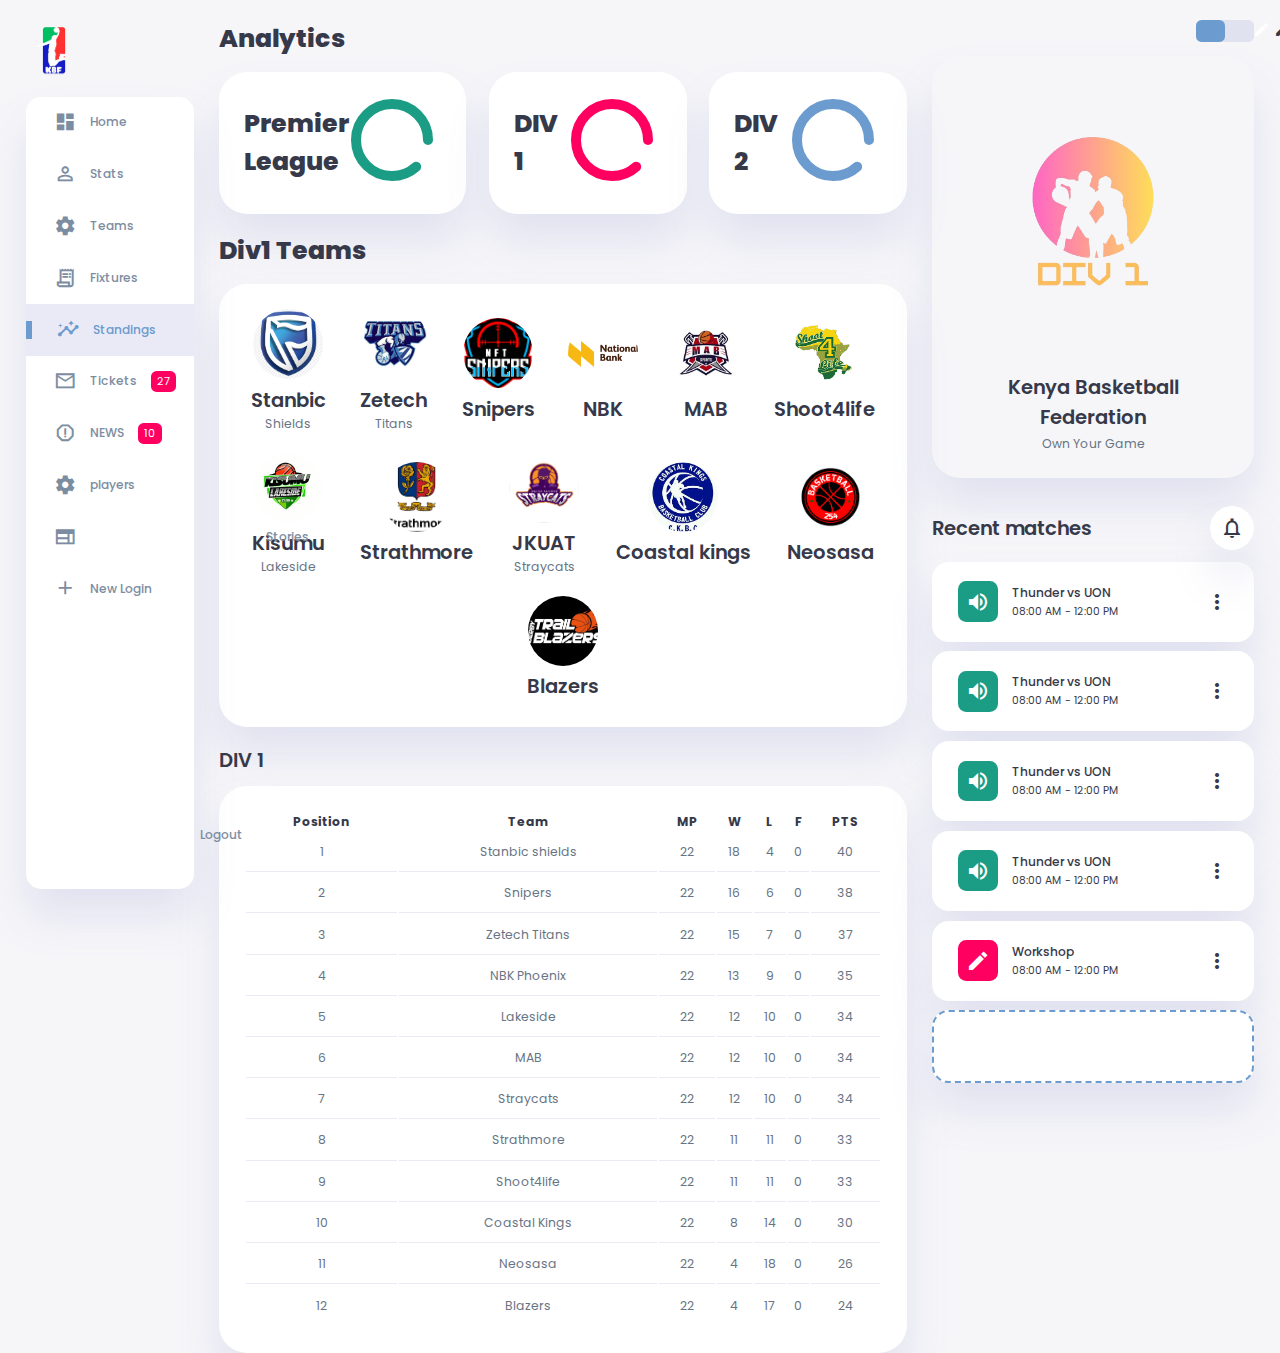
<file: KBF-website-main/div1.html>
<!DOCTYPE html>
<html lang="en">

<head>
    <meta charset="UTF-8">
    <meta name="viewport" content="width=device-width, initial-scale=1.0">
    <link href="https://fonts.googleapis.com/icon?family=Material+Icons+Sharp" rel="stylesheet">
    <link rel="stylesheet" href="style.css">
    <title>Kenya Basketball Federation | validkaiser</title>
</head>

<body>

    <div class="container">
        <!-- Sidebar Section -->
        <aside>
            <div class="toggle">
                <div class="logo">
                    <img src="images/Kbf-removebg-preview.png">
                </div>
                <div class="close" id="close-btn">
                    <span class="material-icons-sharp">
                        close
                    </span>
                </div>
            </div>

            <div class="sidebar">
                <a href="home.html" >
                    <span class="material-icons-sharp">
                        dashboard
                    </span>
                    <h3>Home</h3>
                </a>
                <a href="stats.html">
                    <span class="material-icons-sharp">
                        person_outline
                    </span>
                    <h3>Stats</h3>
                </a>
                <a href="teams.html">
                    <span class="material-icons-sharp">
                        settings
                    </span>
                    <h3>Teams</h3>
                </a>
                <a href="Schedule.html">
                    <span class="material-icons-sharp">
                        receipt_long
                    </span>
                    <h3>Fixtures</h3>
                </a>
                <a href="index.html" class="active">
                    <span class="material-icons-sharp">
                        insights
                    </span>
                    <h3>Standings</h3>
                </a>
                <a href="#">
                    <span class="material-icons-sharp">
                        mail_outline
                    </span>
                    <h3>Tickets</h3>
                    <span class="message-count">27</span>
                </a>
                <a href="homepage.html">
                    <span class="material-icons-sharp">
                        report_gmailerrorred
                    </span>
                    <h3>NEWS</h3>
                    <span class="message-count">10</span>
                </a>
                <a href="players.html">
                    <span class="material-icons-sharp">
                        settings
                    </span>
                    <h3>players</h3>
                </a>
                <a href="Instagram-like-stories/index.html">
                  <span class="material-icons-sharp">
                      web_stories
                  </span>
                  <h3>Stories</h3>
              </a>
                <a href="login.html">
                    <span class="material-icons-sharp">
                        add
                    </span>
                    <h3>New Login</h3>
                </a>
                <a href="login.html">
                    <span class="material-icons-sharp">
                        logout
                    </span>
                    <h3>Logout</h3>
                </a>
            </div>
        </aside>

        <!-- Main Content -->
        <main>
            <h1>Analytics</h1>
            <!-- Analyses -->
            <div class="analyse">
                <div class="sales">
                    <div class="status">
                        <div class="info">
                            <a href="index.html">
                                <h1>Premier League</h1>
                            </a>
                        </div>
                        <div class="progresss">
                            <svg>
                                <circle cx="38" cy="38" r="36"></circle>
                            </svg>
                        </div>
                    </div>
                </div>
                <div class="visits">
                    <div class="status">
                        <div class="info">
                            <a href="div1.html">
                                <h1>DIV 1</h1>
                            </a>
                        </div>
                        <div class="progresss">
                            <svg>
                                <circle cx="38" cy="38" r="36"></circle>
                            </svg>
                        </div>
                    </div>
                </div>
                <div class="searches">
                    <div class="status">
                        <div class="info">
                            <a href="div2.html">
                                <h1>DIV 2</h1>
                            </a>
                        </div>
                        <div class="progresss">
                            <svg>
                                <circle cx="38" cy="38" r="36"></circle>
                            </svg>
                        </div>
                    </div>
                </div>
            </div>
            <!-- End of Analyses -->

            <!-- New Users Section -->
            <div class="new-users">
                <h1>Div1 Teams</h1>
                <div class="user-list">
                    <div class="user">
                        <img src="images/stanbic.jpg">
                        <h2>Stanbic</h2>
                        <p>Shields</p>
                    </div>
                    <div class="user">
                        <img src="images/zetech.jpg">
                        <h2>Zetech</h2>
                        <p>Titans</p>
                    </div>
                    <div class="user">
                        <img src="images/snipers.png">
                        <h2>Snipers</h2>
                    </div>
                    <div class="user">
                        <img src="images/nbk-logo.png">
                        <h2>NBK</h2>
                    </div>
                    <div class="user">
                        <img src="images/mab.jpg">
                        <h2>MAB</h2>
                    </div>
                    <div class="user">
                        <img src="images/shoot4life.png">
                        <h2>Shoot4life</h2>
                    </div>
                    <div class="user">
                        <img src="images/lakeside.jpg">
                        <h2>Kisumu</h2>
                        <p>Lakeside</p>
                    </div>
                    <div class="user">
                        <img src="images/strathmore-logo.png">
                        <h2>Strathmore</h2>
                    </div>
                    <div class="user">
                        <img src="images/Straycats.png">
                        <h2>JKUAT</h2>
                        <p>Straycats</p>
                    </div>
                    <div class="user">
                        <img src="images/coastal-kings.jpg">
                        <h2>Coastal kings</h2>
                      
                    </div>
                    <div class="user">
                        <img src="images/neosasa.png">
                        <h2>Neosasa</h2>
                    </div>
                    <div class="user">
                        <img src="images/blazers.jpg">
                        <h2>Blazers</h2>
                    </div>
                </div>
            </div>
            <!-- End of New Users Section -->

            <!-- Recent Orders Table -->
            <div class="recent-orders">
                <h2>DIV 1</h2>
                <table>
                    <thead>
                        <tr>
                            <th>Position</th>
                            <th>Team</th>
                            <th>MP</th>
                            <th>W</th>
                            <th>L</th>
                            <th>F</th>
                            <th>PTS</th>
                        </tr>
                    </thead>
                    <tbody></tbody>
                </table>
            </div>
            <!-- End of Recent Orders -->

        </main>
        <!-- End of Main Content -->

        <!-- Right Section -->
        <div class="right-section">
            <div class="nav">
                <button id="menu-btn">
                    <span class="material-icons-sharp">
                        menu
                    </span>
                </button>
                <div class="dark-mode">
                    <span class="material-icons-sharp active">
                        light_mode
                    </span>
                    <span class="material-icons-sharp">
                        dark_mode
                    </span>
                </div>

            </div>
            <!-- End of Nav -->

            <div class="user-profile">
                <div class="logo">
                    <img src="images/3-removebg-preview.png">
                    <h2>Kenya Basketball Federation</h2>
                    <p>Own Your Game</p>
                </div>
            </div>

            <div class="reminders">
                <div class="header">
                    <h2>Recent matches</h2>
                    <span class="material-icons-sharp">
                        notifications_none
                    </span>
                </div>

                <div class="notification">
                    <div class="icon">
                        <span class="material-icons-sharp">
                            volume_up
                        </span>
                    </div>
                    <div class="content">
                        <div class="info">
                            <h3>Thunder vs UON</h3>
                            <small class="text_muted">
                                08:00 AM - 12:00 PM
                            </small>
                        </div>
                        <span class="material-icons-sharp">
                            more_vert
                        </span>
                    </div>
                </div>
                <div class="notification">
                    <div class="icon">
                        <span class="material-icons-sharp">
                            volume_up
                        </span>
                    </div>
                    <div class="content">
                        <div class="info">
                            <h3>Thunder vs UON</h3>
                            <small class="text_muted">
                                08:00 AM - 12:00 PM
                            </small>
                        </div>
                        <span class="material-icons-sharp">
                            more_vert
                        </span>
                    </div>
                </div>
                <div class="notification">
                    <div class="icon">
                        <span class="material-icons-sharp">
                            volume_up
                        </span>
                    </div>
                    <div class="content">
                        <div class="info">
                            <h3>Thunder vs UON</h3>
                            <small class="text_muted">
                                08:00 AM - 12:00 PM
                            </small>
                        </div>
                        <span class="material-icons-sharp">
                            more_vert
                        </span>
                    </div>
                </div>
                <div class="notification">
                    <div class="icon">
                        <span class="material-icons-sharp">
                            volume_up
                        </span>
                    </div>
                    <div class="content">
                        <div class="info">
                            <h3>Thunder vs UON</h3>
                            <small class="text_muted">
                                08:00 AM - 12:00 PM
                            </small>
                        </div>
                        <span class="material-icons-sharp">
                            more_vert
                        </span>
                    </div>
                </div>

                <div class="notification deactive">
                    <div class="icon">
                        <span class="material-icons-sharp">
                            edit
                        </span>
                    </div>
                    <div class="content">
                        <div class="info">
                            <h3>Workshop</h3>
                            <small class="text_muted">
                                08:00 AM - 12:00 PM
                            </small>
                        </div>
                        <span class="material-icons-sharp">
                            more_vert
                        </span>
                    </div>
                </div>

                <div class="notification add-reminder">
                    <div>
                        <span class="material-icons-sharp">
                        <button id="prev" onclick="location.href='index.html'"><h3> Premier League</h3> </button>
                    </div>
                </div>

            </div>

        </div>


    </div>

    <script src="div1table.js"></script>
    <script src="div1.js"></script>
</body>

</html>
</file>
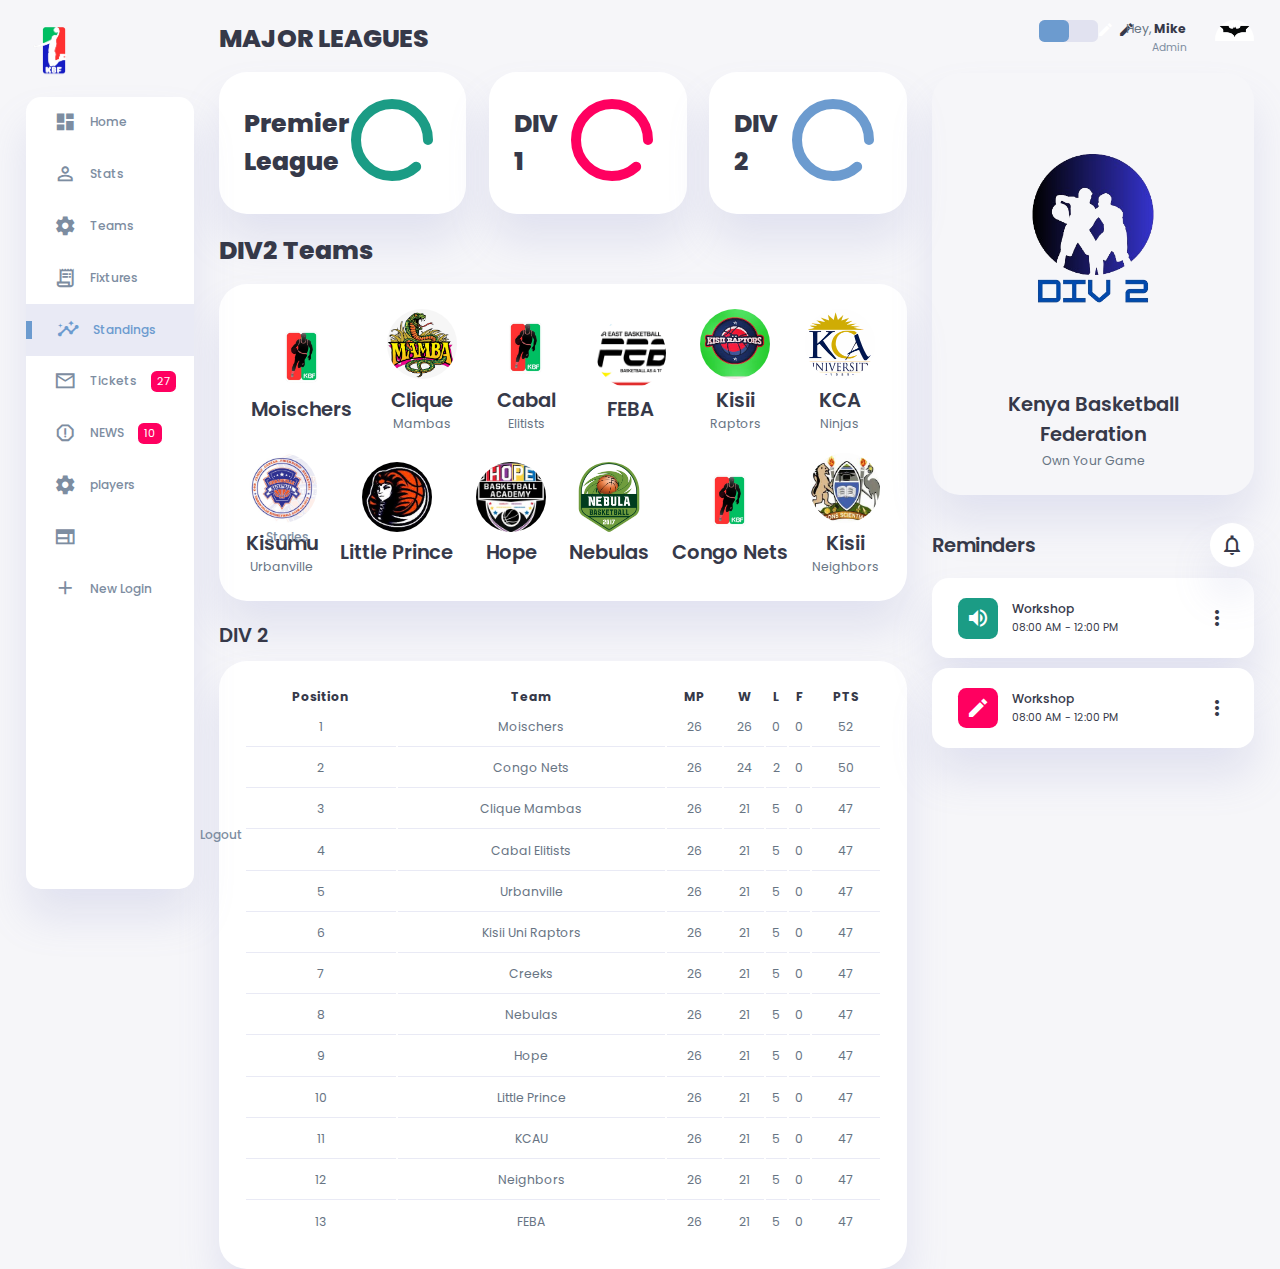
<file: KBF-website-main/div2.html>
<!DOCTYPE html>
<html lang="en">

<head>
    <meta charset="UTF-8">
    <meta name="viewport" content="width=device-width, initial-scale=1.0">
    <link href="https://fonts.googleapis.com/icon?family=Material+Icons+Sharp" rel="stylesheet">
    <link rel="stylesheet" href="style.css">
    <title>Kenya Basketball Federation | validkaiser</title>
</head>

<body>
    <div class="container">
        <!-- Sidebar Section -->
        <aside>
            <div class="toggle">
                <div class="logo">
                    <img src="images/Kbf-removebg-preview.png">
                </div>
                <div class="close" id="close-btn">
                    <span class="material-icons-sharp">
                        close
                    </span>
                </div>
            </div>

            <div class="sidebar">
                <a href="home.html">
                    <span class="material-icons-sharp">
                        dashboard
                    </span>
                    <h3>Home</h3>
                </a>
                <a href="stats.html">
                    <span class="material-icons-sharp">
                        person_outline
                    </span>
                    <h3>Stats</h3>
                </a>
                <a href="teams.html">
                    <span class="material-icons-sharp">
                        settings
                    </span>
                    <h3>Teams</h3>
                </a>
                <a href="Schedule.html">
                    <span class="material-icons-sharp">
                        receipt_long
                    </span>
                    <h3>Fixtures</h3>
                </a>
                <a href="div2.html" class="active">
                    <span class="material-icons-sharp">
                        insights
                    </span>
                    <h3>Standings</h3>
                </a>
                <a href="#">
                    <span class="material-icons-sharp">
                        mail_outline
                    </span>
                    <h3>Tickets</h3>
                    <span class="message-count">27</span>
                </a>
                <a href="homepage.html">
                    <span class="material-icons-sharp">
                        report_gmailerrorred
                    </span>
                    <h3>NEWS</h3>
                    <span class="message-count">10</span>
                </a>
                <a href="players.html">
                    <span class="material-icons-sharp">
                        settings
                    </span>
                    <h3>players</h3>
                </a>
                <a href="Instagram-like-stories/index.html">
                  <span class="material-icons-sharp">
                      web_stories
                  </span>
                  <h3>Stories</h3>
              </a>
                <a href="login.html">
                    <span class="material-icons-sharp">
                        add
                    </span>
                    <h3>New Login</h3>
                </a>
                <a href="login.html">
                    <span class="material-icons-sharp">
                        logout
                    </span>
                    <h3>Logout</h3>
                </a>
            </div>
        </aside>
        <!-- End of Sidebar Section -->

        <!-- Main Content -->
        <main>
            <h1>MAJOR LEAGUES</h1>
            <!-- Analyses -->
            <div class="analyse">
                <div class="sales">
                    <div class="status">
                        <div class="info">
                            <a href="index.html">
                                <h1>Premier League</h1>
                            </a>
                        </div>
                        <div class="progresss">
                            <svg>
                                <circle cx="38" cy="38" r="36"></circle>
                            </svg>
                        </div>
                    </div>
                </div>
                <div class="visits">
                    <div class="status">
                        <div class="info">
                            <a href="div1.html">
                                <h1>DIV 1</h1>
                            </a>
                        </div>
                        <div class="progresss">
                            <svg>
                                <circle cx="38" cy="38" r="36"></circle>
                            </svg>
                        </div>
                    </div>
                </div>
                <div class="searches">
                    <div class="status">
                        <div class="info">
                            <a href="div2.html">
                                <h1>DIV 2</h1>
                            </a>
                        </div>
                        <div class="progresss">
                            <svg>
                                <circle cx="38" cy="38" r="36"></circle>
                            </svg>
                        </div>
                    </div>
                </div>
            </div>
            <!-- End of Analyses -->

            <!-- New Users Section -->
            <div class="new-users">
                <h1>DIV2 Teams</h1>
                <div class="user-list">
                    <div class="user">
                        <img src="images/Kbf_.png">
                        <h2>Moischers</h2>
                    </div>
                    <div class="user">
                        <img src="images/clique.png">
                        <h2>Clique</h2>
                        <p>Mambas</p>
                    </div>
                    <div class="user">
                        <img src="images/Kbf_.png">
                        <h2>Cabal</h2>
                        <p>Elitists</p>
                    </div>
                    <div class="user">
                        <img src="images/FEBA-LOGO.png">
                        <h2>FEBA</h2>
                    </div>
                    <div class="user">
                        <img src="images/kisii-raptors.jpg">
                        <h2>Kisii</h2>
                        <p>Raptors</p>
                    </div>
                    <div class="user">
                        <img src="images/KCAU_logo.svg.png">
                        <h2>KCA</h2>
                        <p>Ninjas</p>
                    </div>
                    <div class="user">
                        <img src="images/urbanville.jpg">
                        <h2>Kisumu</h2>
                        <p>Urbanville</p>
                    </div>
                    <div class="user">
                        <img src="images/little-prince.jpg">
                        <h2>Little Prince</h2>
                    </div>
                    <div class="user">
                        <img src="images/hope-basketball-academy.jpg">
                        <h2>Hope</h2>
                    </div>
                    <div class="user">
                        <img src="images/nebulas.jpg">
                        <h2>Nebulas</h2>
                    </div>
                    <div class="user">
                        <img src="images/Kbf_.png">
                        <h2>Congo Nets</h2>
                    </div>
                    <div class="user">
                        <img src="images/kisii-neighbors.jpg">
                        <h2>Kisii</h2>
                        <p>Neighbors</p>
                    </div>
                </div>
            </div>
            <!-- End of New Users Section -->

            <!-- Recent Orders Table -->
            <div class="recent-orders">
                <h2>DIV 2</h2>
                <table>
                    <thead>
                        <tr>
                            <th>Position</th>
                            <th>Team</th>
                            <th>MP</th>
                            <th>W</th>
                            <th>L</th>
                            <th>F</th>
                            <th>PTS</th>
                        </tr>
                    </thead>
                    <tbody></tbody>
                </table>
                
            </div>

            <!-- End of Recent Orders -->
        </main>
        
        <!-- End of Main Content -->

        <!-- Right Section -->
        <div class="right-section">
            <div class="nav">
                <button id="menu-btn">
                    <span class="material-icons-sharp">
                        menu
                    </span>
                </button>
                <div class="dark-mode">
                    <span class="material-icons-sharp active">
                        light_mode
                    </span>
                    <span class="material-icons-sharp">
                        dark_mode
                    </span>
                </div>

                <div class="profile">
                    <div class="info">
                        <p>Hey, <b>Mike</b></p>
                        <small class="text-muted">Admin</small>
                    </div>
                    <div class="profile-photo">
                        <img src="images/batmanlogo.webp">
                    </div>
                </div>

            </div>
            <!-- End of Nav -->

            <div class="user-profile">
                <div class="logo">
                    <img src="images/4-removebg-preview.png">
                    <h2>Kenya Basketball Federation</h2>
                    <p>Own Your Game</p>
                </div>
            </div>

            <div class="reminders">
                <div class="header">
                    <h2>Reminders</h2>
                    <span class="material-icons-sharp">
                        notifications_none
                    </span>
                </div>

                <div class="notification">
                    <div class="icon">
                        <span class="material-icons-sharp">
                            volume_up
                        </span>
                    </div>
                    <div class="content">
                        <div class="info">
                            <h3>Workshop</h3>
                            <small class="text_muted">
                                08:00 AM - 12:00 PM
                            </small>
                        </div>
                        <span class="material-icons-sharp">
                            more_vert
                        </span>
                    </div>
                </div>

                <div class="notification deactive">
                    <div class="icon">
                        <span class="material-icons-sharp">
                            edit
                        </span>
                    </div>
                    <div class="content">
                        <div class="info">
                            <h3>Workshop</h3>
                            <small class="text_muted">
                                08:00 AM - 12:00 PM
                            </small>
                        </div>
                        <span class="material-icons-sharp">
                            more_vert
                        </span>
                    </div>
                </div>

            </div>

        </div>


    </div>
    <script src="div2table.js"></script>
    <script src="div2.js"></script>
    
</body>

</html>
</file>
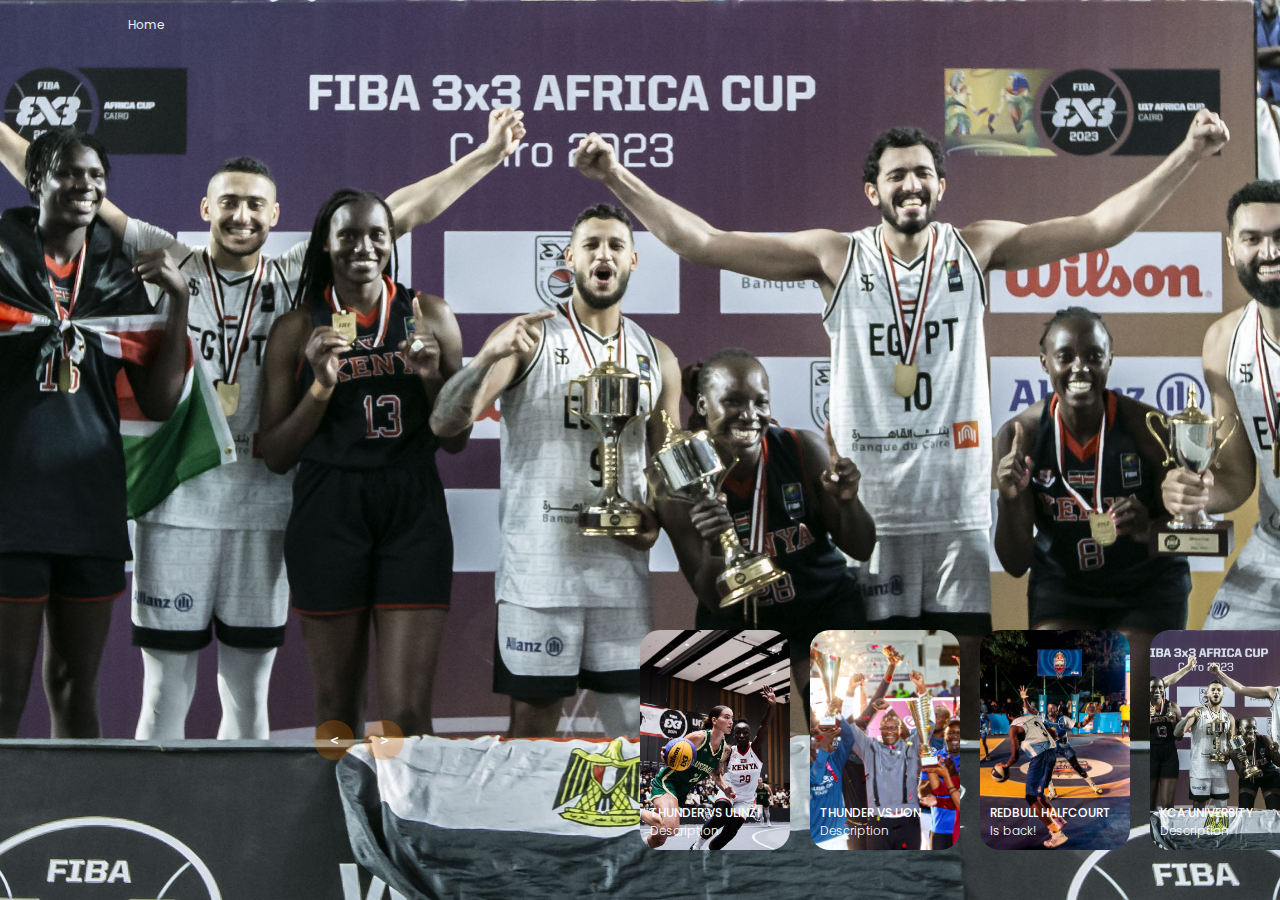
<file: KBF-website-main/homepage.html>
<!DOCTYPE html>
<html lang="en">
<head>
    <meta charset="UTF-8">
    <meta name="viewport" content="width=device-width, initial-scale=1.0">
    <title>Document</title>
    <link rel="stylesheet" href="homestyle.css">
</head>
<body>
    <header>
        <nav>
            <a href="home.html">Home</a>
        </nav>
    </header>

    <!-- carousel -->
    <div class="carousel">
        <!-- list item -->
        <div class="list">
            <div class="item">
                <img src="images/kenya1.jpg">
                <div class="content">
                    <div class="author">FIBA</div>
                    <div class="title">Egypt and Kenya win gold at FIBA 3x3 </div>
                    <div class="topic">THUNDER</div>
                    <div class="des">
                        <!-- lorem 50 -->
                        CAIRO (Egypt) - Home side Egypt (Men) and Kenya (Women) came away with the gold medals at the FIBA 3x3 Africa Cup 2023 in Cairo, Egypt on December 3. 

                        In the men’s category, Egypt bookended a perfect run in the competition with a strong 18 - 15 win over Nigeria. Ahmed Mohamed led his side in scoring with 7 while Mido Taha added 6.
                        Amr Zahran capped off a 5-point display with a thunderous dunk to seal the tie in favor of the home side. 
                    </div>
                    <div class="buttons">
                        <button>SEE MORE</button>
                        <button>SUBSCRIBE</button>
                    </div>
                </div>
            </div>
            <div class="item">
                <img src="images/kenya6.jpg">
                <div class="content">
                    <div class="author">VALIDKAISER</div>
                    <div class="title">DESIGN SLIDER</div>
                    <div class="topic">THUNDER</div>
                    <div class="des">
                        Lorem ipsum dolor, sit amet consectetur adipisicing elit. Ut sequi, rem magnam nesciunt minima placeat, itaque eum neque officiis unde, eaque optio ratione aliquid assumenda facere ab et quasi ducimus aut doloribus non numquam. Explicabo, laboriosam nisi reprehenderit tempora at laborum natus unde. Ut, exercitationem eum aperiam illo illum laudantium?
                    </div>
                    <div class="buttons">
                        <button>SEE MORE</button>
                        <button>SUBSCRIBE</button>
                    </div>
                </div>
            </div>
            <div class="item">
                <img src="images/kenya9.jpg">
                <div class="content">
                    <div class="author">validkaiser</div>
                    <div class="title">Eliud Owalo Foundation </div>
                    <div class="topic">Was a success</div>
                    <div class="des">
                        The first edition, which ended on Sunday night with Nairobi City Thunder and Zetech Sparks crowned champions, marked a successful pilot,
                         that Owalo says showed much more can be done to elevate the level of basketball in ...
                    </div>
                    <div class="buttons">
                       
                            <button  a href="https://www.capitalfm.co.ke/sports/2024/05/14/foreign-teams-to-be-invited-for-eliud-owalo-foundation-tourney-second-edition/">
                                SEE MORE
                            </button>
                        </a>
                        <button>SUBSCRIBE</button>
                    </div>
                </div>
            </div>
            <div class="item">
                <img src="images/kenya8.jpg">
                <div class="content">
                    <div class="author">VALIDKAISER</div>
                    <div class="title">REDBULL</div>
                    <div class="topic">GIVES YOU WINGS</div>
                    <div class="des">
                        Lorem ipsum dolor, sit amet consectetur adipisicing elit. Ut sequi, rem magnam nesciunt minima placeat, itaque eum neque officiis unde, eaque optio ratione aliquid assumenda facere ab et quasi ducimus aut doloribus non numquam. Explicabo, laboriosam nisi reprehenderit tempora at laborum natus unde. Ut, exercitationem eum aperiam illo illum laudantium?
                    </div>
                    <div class="buttons">
                        <button>SEE MORE</button>
                        <button>SUBSCRIBE</button>
                    </div>
                </div>
            </div>
        </div>
        <!-- list thumnail -->
        <div class="thumbnail">
            <div class="item">
                <img src="images/kenya1.jpg">
                <div class="content">
                    <div class="title">
                        KCA UNIVERSITY
                    </div>
                    <div class="description">
                        Description
                    </div>
                </div>
            </div>
            <div class="item">
                <img src="images/kenya6.jpg">
                <div class="content">
                    <div class="title">
                        THUNDER VS ULINZI
                    </div>
                    <div class="description">
                        Description
                    </div>
                </div>
            </div>
            <div class="item">
                <img src="images/kenya9.jpg">
                <div class="content">
                    <div class="title">
                        THUNDER VS UON
                    </div>
                    <div class="description">
                        Description
                    </div>
                </div>
            </div>
            <div class="item">
                <img src="images/kenya8.jpg">
                <div class="content">
                    <div class="title">
                        REDBULL HALFCOURT
                    </div>
                    <div class="description">
                        Is back!
                    </div>
                </div>
            </div>
        </div>
        <!-- next prev -->

        <div class="arrows">
            <button id="prev"><</button>
            <button id="next">></button>
        </div>
        <!-- time running -->
        <div class="time"></div>
    </div>

    <script src="app.js"></script>
</body>
</html>
</file>
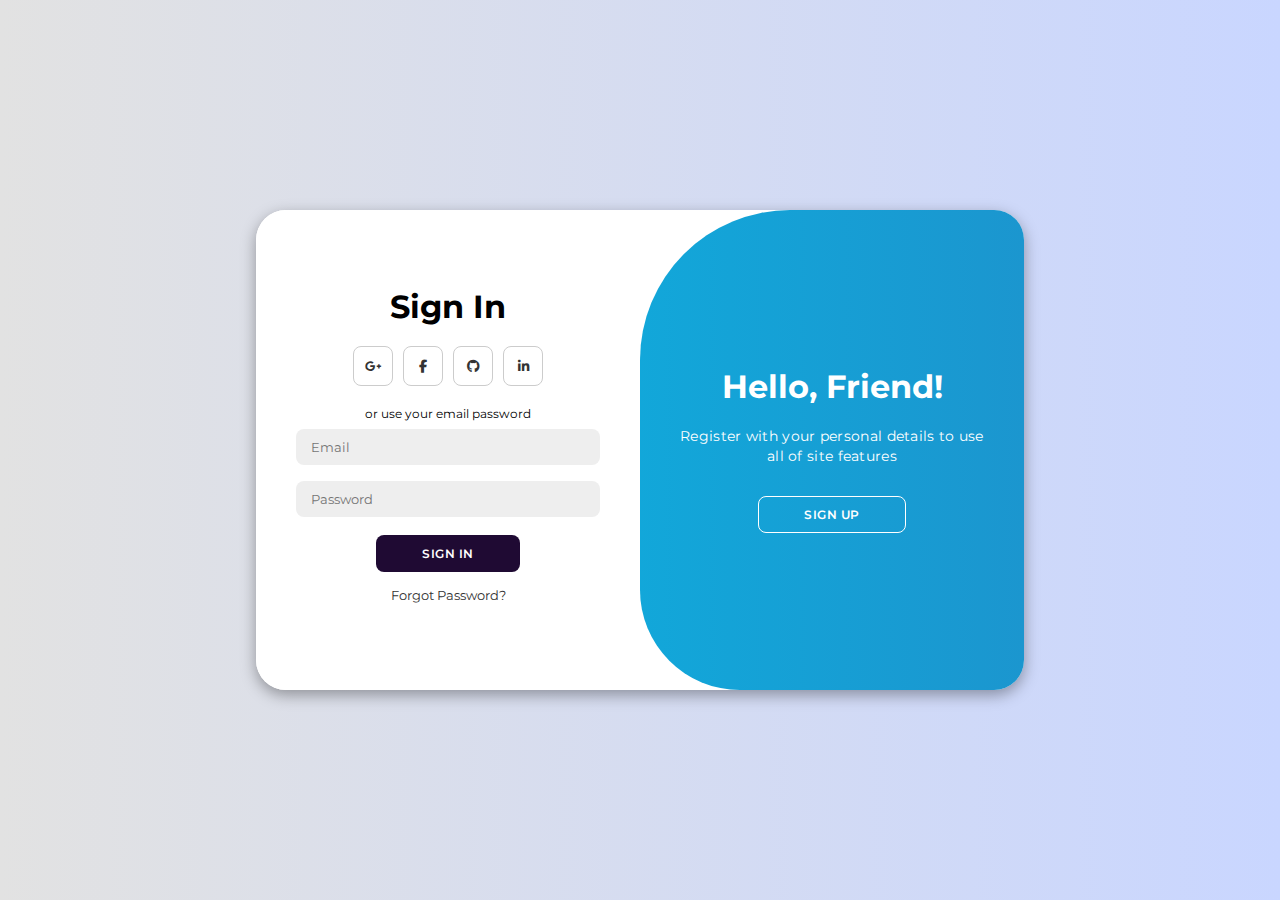
<file: KBF-website-main/login.html>
<!DOCTYPE html>
<html lang="en">

<head>
    <meta charset="UTF-8">
    <meta name="viewport" content="width=device-width, initial-scale=1.0">
    <link rel="stylesheet" href="https://cdnjs.cloudflare.com/ajax/libs/font-awesome/6.4.2/css/all.min.css">
    <link rel="stylesheet" href="login.css">
    <title>Login Page | Validkaiser</title>
</head>

<body>

    <div class="container" id="container">
        <div class="form-container sign-up">
            <form>
                <h1>Create Account</h1>
                <div class="social-icons">
                    <a href="#" class="icon"><i class="fa-brands fa-google-plus-g"></i></a>
                    <a href="#" class="icon"><i class="fa-brands fa-facebook-f"></i></a>
                    <a href="#" class="icon"><i class="fa-brands fa-github"></i></a>
                    <a href="#" class="icon"><i class="fa-brands fa-linkedin-in"></i></a>
                </div>
                <span>or use your email for registeration</span>
                <input type="text" placeholder="Name">
                <input type="email" placeholder="Email">
                <input type="password" placeholder="Password">
                <button>Sign Up</button>
            </form>
        </div>
        <div class="form-container sign-in">
            <form>
                <h1>Sign In</h1>
                <div class="social-icons">
                    <a href="#" class="icon"><i class="fa-brands fa-google-plus-g"></i></a>
                    <a href="#" class="icon"><i class="fa-brands fa-facebook-f"></i></a>
                    <a href="#" class="icon"><i class="fa-brands fa-github"></i></a>
                    <a href="#" class="icon"><i class="fa-brands fa-linkedin-in"></i></a>
                </div>
                <span>or use your email password</span>
                <input type="email" placeholder="Email">
                <input type="password" placeholder="Password">
                <button id="sign-in" onclick="location.href='index.html'">Sign In</button>
                <a href="#">Forgot Password?</a>
            </form>
        </div>
        <div class="toggle-container">
            <div class="toggle">
                <div class="toggle-panel toggle-left">
                    <h1>Welcome Back!</h1>
                    <p>Enter your personal details to use all of site features</p>
                    <button class="hidden" id="login">Sign In</button>
                </div>
                <div class="toggle-panel toggle-right">
                    <h1>Hello, Friend!</h1>
                    <p>Register with your personal details to use all of site features</p>
                    <button class="hidden" id="register">Sign Up</button>
                </div>
            </div>
        </div>
    </div>

    <script src="loginScript.js"></script>
</body>

</html>
</file>
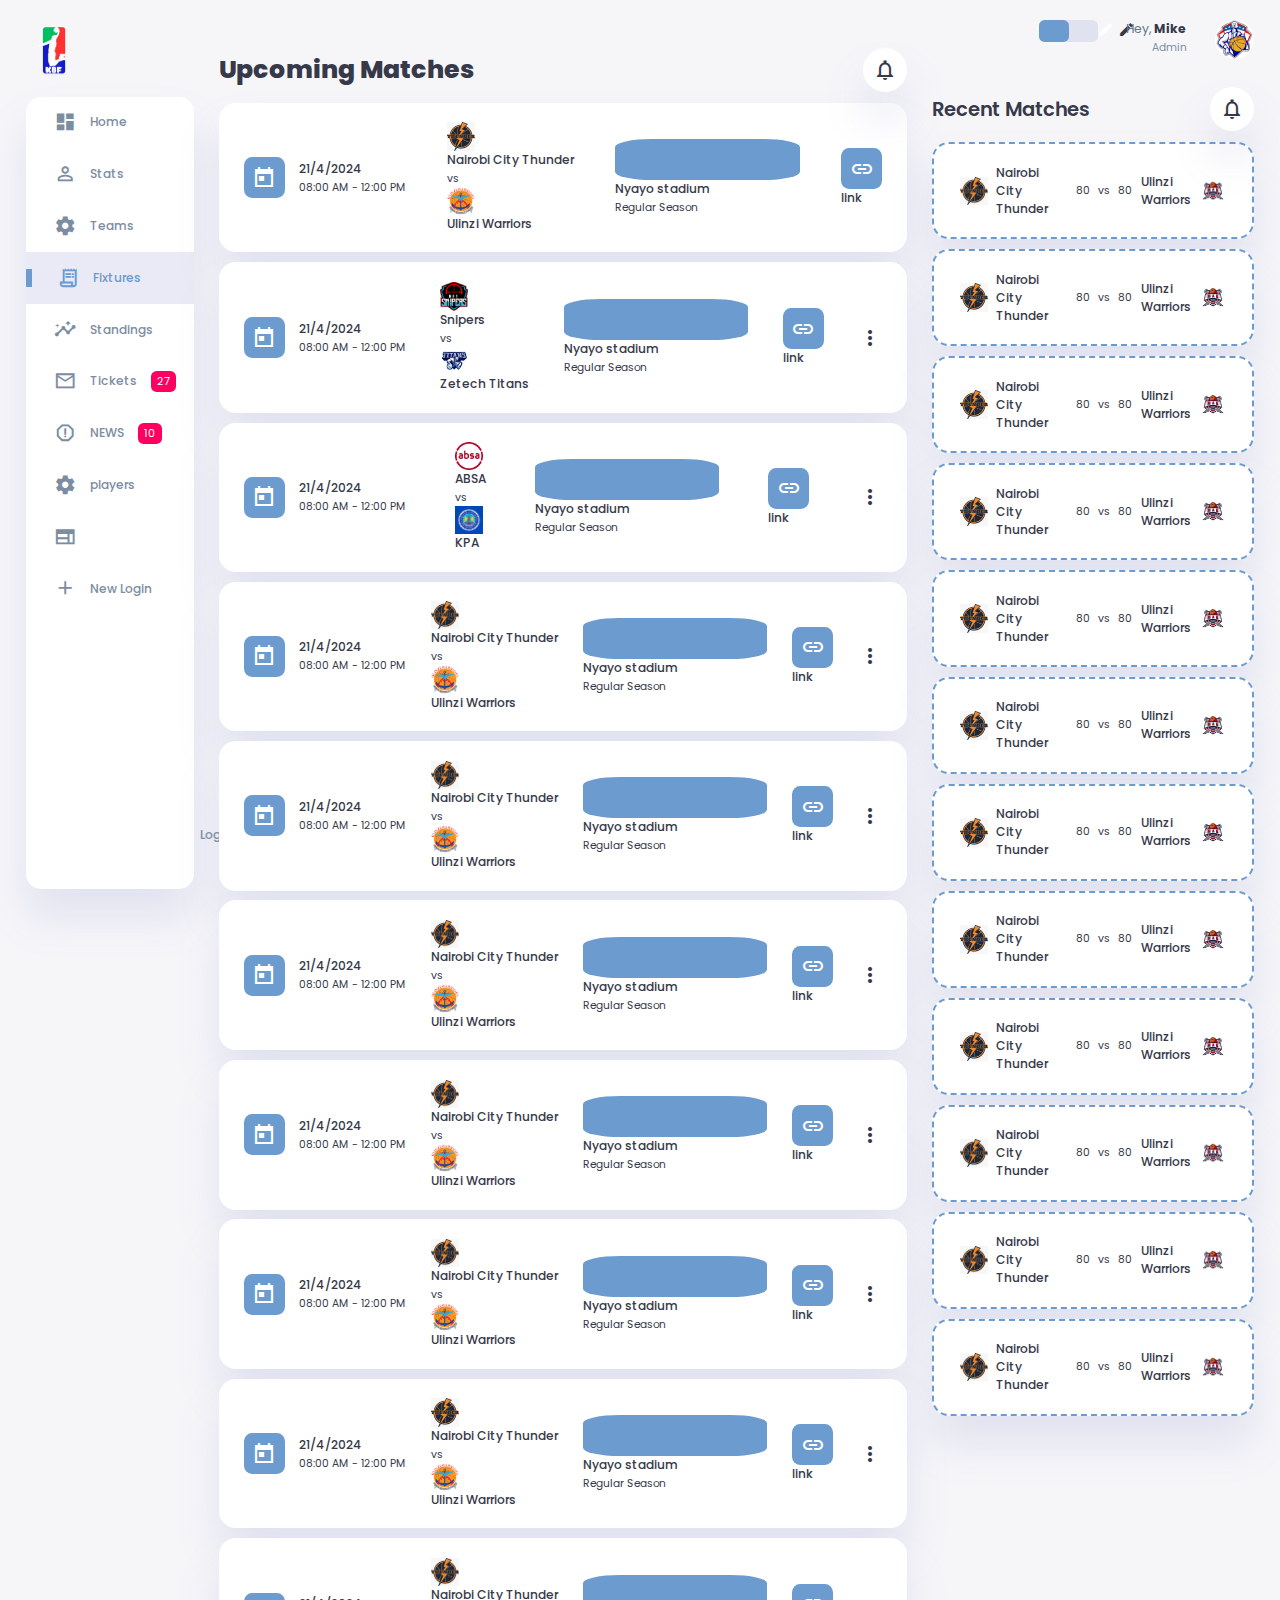
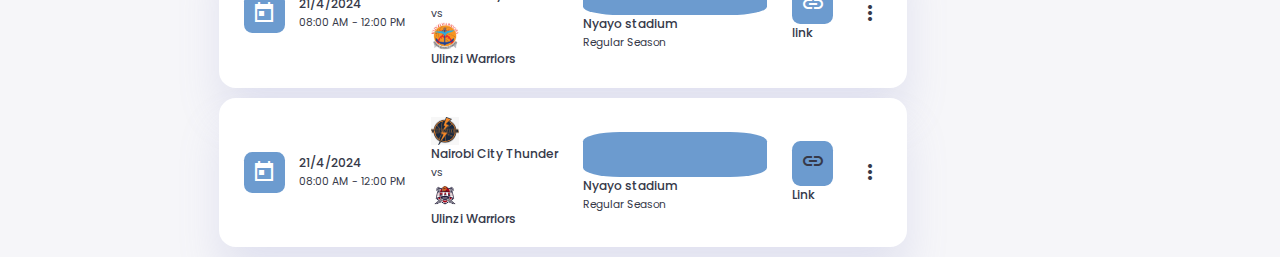
<file: KBF-website-main/Schedule.html>
<!DOCTYPE html>
<html lang="en">

<head>
    <meta charset="UTF-8">
    <meta name="viewport" content="width=device-width, initial-scale=1.0">
    <link href="https://fonts.googleapis.com/icon?family=Material+Icons+Sharp" rel="stylesheet">
    <link rel="stylesheet" href="Schedule.css">
    <title>Kenya Basketball Federation | Schedules</title>
</head>

<body>

    <div class="container">
        <!-- Sidebar Section -->
        <aside>
            <div class="toggle">
                <div class="logo">
                    <img src="images/Kbf-removebg-preview.png">
                </div>
                <div class="close" id="close-btn">
                    <span class="material-icons-sharp">
                        close
                    </span>
                </div>
            </div>

            <div class="sidebar">
                <a href="home.html">
                    <span class="material-icons-sharp">
                        dashboard
                    </span>
                    <h3>Home</h3>
                </a>
                <a href="stats.html">
                    <span class="material-icons-sharp">
                        person_outline
                    </span>
                    <h3>Stats</h3>
                </a>
                <a href="teams.html">
                    <span class="material-icons-sharp">
                        settings
                    </span>
                    <h3>Teams</h3>
                </a>
                <a href="Schedule.html"class="active">
                    <span class="material-icons-sharp">
                        receipt_long
                    </span>
                    <h3>Fixtures</h3>
                </a>
                <a href="index.html" >
                    <span class="material-icons-sharp">
                        insights
                    </span>
                    <h3>Standings</h3>
                </a>
                <a href="#">
                    <span class="material-icons-sharp">
                        mail_outline
                    </span>
                    <h3>Tickets</h3>
                    <span class="message-count">27</span>
                </a>
                <a href="homepage.html">
                    <span class="material-icons-sharp">
                        report_gmailerrorred
                    </span>
                    <h3>NEWS</h3>
                    <span class="message-count">10</span>
                </a>
                <a href="players.html">
                    <span class="material-icons-sharp">
                        settings
                    </span>
                    <h3>players</h3>
                </a>
                <a href="Instagram-like-stories/index.html">
                  <span class="material-icons-sharp">
                      web_stories
                  </span>
                  <h3>Stories</h3>
              </a>
                <a href="login.html">
                    <span class="material-icons-sharp">
                        add
                    </span>
                    <h3>New Login</h3>
                </a>
                <a href="login.html">
                    <span class="material-icons-sharp">
                        logout
                    </span>
                    <h3>Logout</h3>
                </a>
            </div>
        </aside>
        <!-- End of Sidebar Section -->

        <!-- Main Content -->
        <main>
            <div class="right-section">
                <div class="reminders">
                    <div class="header">
                        <h1>Upcoming Matches</h1>
                        <span class="material-icons-sharp">
                            notifications_none
                        </span>
                    </div>
                    <div class="notification deactive">
                        <div class="icon">
                            <span class="material-icons-sharp">
                                today
                            </span>
                        </div>
                        <div class="content">
                            <div class="info">
                                <h3>21/4/2024</h3>
                                <small class="text_muted">
                                    08:00 AM - 12:00 PM 
                                </small>
                            </div>
                            <div class="info">
                                <img src="images/NCT.jpg" >
                                <h3>Nairobi City Thunder</h3>
                                <small class="text_muted">
                                    vs 
                                </small>
                                <img src="images/Ulinzi_Warriors_logo.png" >
                                <h3>Ulinzi Warriors</h3>
                            </div>
                            <div class="info">
                                <div class="icon">
                                    <span class="material-icons-sharp">
                                        stadium
                                    </span>
                                </div>
                                <h3>Nyayo stadium</h3>
                                <small class="text_muted">
                                    Regular Season
                                </small>
                            </div>
                            <div class="info">
                                <div class="icon">
                                    <span class="material-icons-sharp">
                                        link
                                    </span>
                                </div>
                                <h3>link</h3>
                            </div>
                        </div>
                    </div>
                    <div class="notification deactive">
                        <div class="icon">
                            <span class="material-icons-sharp">
                                today
                            </span>
                        </div>
                        <div class="content">
                            <div class="info">
                                <h3>21/4/2024</h3>
                                <small class="text_muted">
                                    08:00 AM - 12:00 PM 
                                </small>
                            </div>
                            <div class="info">
                                <img src="images/snipers.png" >
                                <h3>Snipers</h3>
                                <small class="text_muted">
                                    vs 
                                </small>
                                <img src="images/zetech.jpg" >
                                <h3>Zetech Titans</h3>
                            </div>
                            <div class="info">
                                <div class="icon">
                                    <span class="material-icons-sharp">
                                        stadium
                                    </span>
                                </div>
                                <h3>Nyayo stadium</h3>
                                <small class="text_muted">
                                    Regular Season
                                </small>
                            </div>
                            <div class="info">
                                <div class="icon">
                                    <span class="material-icons-sharp">
                                        link
                                    </span>
                                </div>
                                <h3>link</h3>
                            </div>
                            <span class="material-icons-sharp">
                                more_vert
                            </span>
                        </div>
                    </div>
                    <div class="notification deactive">
                        <div class="icon">
                            <span class="material-icons-sharp">
                                today
                            </span>
                        </div>
                        <div class="content">
                            <div class="info">
                                <h3>21/4/2024</h3>
                                <small class="text_muted">
                                    08:00 AM - 12:00 PM 
                                </small>
                            </div>
                            <div class="info">
                                <img src="images/ABSA.png" >
                                <h3>ABSA</h3>
                                <small class="text_muted">
                                    vs 
                                </small>
                                <img src="images/kpa.png" >
                                <h3>KPA</h3>
                            </div>
                            <div class="info">
                                <div class="icon">
                                    <span class="material-icons-sharp">
                                        stadium
                                    </span>
                                </div>
                                <h3>Nyayo stadium</h3>
                                <small class="text_muted">
                                    Regular Season
                                </small>
                            </div>
                            <div class="info">
                                <div class="icon">
                                    <span class="material-icons-sharp">
                                        link
                                    </span>
                                </div>
                                <h3>link</h3>
                            </div>
                            <span class="material-icons-sharp">
                                more_vert
                            </span>
                        </div>
                    </div>
                    <div class="notification deactive">
                        <div class="icon">
                            <span class="material-icons-sharp">
                                today
                            </span>
                        </div>
                        <div class="content">
                            <div class="info">
                                <h3>21/4/2024</h3>
                                <small class="text_muted">
                                    08:00 AM - 12:00 PM 
                                </small>
                            </div>
                            <div class="info">
                                <img src="images/NCT.jpg" >
                                <h3>Nairobi City Thunder</h3>
                                <small class="text_muted">
                                    vs 
                                </small>
                                <img src="images/Ulinzi_Warriors_logo.png" >
                                <h3>Ulinzi Warriors</h3>
                            </div>
                            <div class="info">
                                <div class="icon">
                                    <span class="material-icons-sharp">
                                        stadium
                                    </span>
                                </div>
                                <h3>Nyayo stadium</h3>
                                <small class="text_muted">
                                    Regular Season
                                </small>
                            </div>
                            <div class="info">
                                <div class="icon">
                                    <span class="material-icons-sharp">
                                        link
                                    </span>
                                </div>
                                <h3>link</h3>
                            </div>
                            <span class="material-icons-sharp">
                                more_vert
                            </span>
                        </div>
                    </div>
                    <div class="notification deactive">
                        <div class="icon">
                            <span class="material-icons-sharp">
                                today
                            </span>
                        </div>
                        <div class="content">
                            <div class="info">
                                <h3>21/4/2024</h3>
                                <small class="text_muted">
                                    08:00 AM - 12:00 PM 
                                </small>
                            </div>
                            <div class="info">
                                <img src="images/NCT.jpg" >
                                <h3>Nairobi City Thunder</h3>
                                <small class="text_muted">
                                    vs 
                                </small>
                                <img src="images/Ulinzi_Warriors_logo.png" >
                                <h3>Ulinzi Warriors</h3>
                            </div>
                            <div class="info">
                                <div class="icon">
                                    <span class="material-icons-sharp">
                                        stadium
                                    </span>
                                </div>
                                <h3>Nyayo stadium</h3>
                                <small class="text_muted">
                                    Regular Season
                                </small>
                            </div>
                            <div class="info">
                                <div class="icon">
                                    <span class="material-icons-sharp">
                                        link
                                    </span>
                                </div>
                                <h3>link</h3>
                            </div>
                            <span class="material-icons-sharp">
                                more_vert
                            </span>
                        </div>
                    </div>
                    <div class="notification deactive">
                        <div class="icon">
                            <span class="material-icons-sharp">
                                today
                            </span>
                        </div>
                        <div class="content">
                            <div class="info">
                                <h3>21/4/2024</h3>
                                <small class="text_muted">
                                    08:00 AM - 12:00 PM 
                                </small>
                            </div>
                            <div class="info">
                                <img src="images/NCT.jpg" >
                                <h3>Nairobi City Thunder</h3>
                                <small class="text_muted">
                                    vs 
                                </small>
                                <img src="images/Ulinzi_Warriors_logo.png" >
                                <h3>Ulinzi Warriors</h3>
                            </div>
                            <div class="info">
                                <div class="icon">
                                    <span class="material-icons-sharp">
                                        stadium
                                    </span>
                                </div>
                                <h3>Nyayo stadium</h3>
                                <small class="text_muted">
                                    Regular Season
                                </small>
                            </div>
                            <div class="info">
                                <div class="icon">
                                    <span class="material-icons-sharp">
                                        link
                                    </span>
                                </div>
                                <h3>link</h3>
                            </div>
                            <span class="material-icons-sharp">
                                more_vert
                            </span>
                        </div>
                    </div>
                    <div class="notification deactive">
                        <div class="icon">
                            <span class="material-icons-sharp">
                                today
                            </span>
                        </div>
                        <div class="content">
                            <div class="info">
                                <h3>21/4/2024</h3>
                                <small class="text_muted">
                                    08:00 AM - 12:00 PM 
                                </small>
                            </div>
                            <div class="info">
                                <img src="images/NCT.jpg" >
                                <h3>Nairobi City Thunder</h3>
                                <small class="text_muted">
                                    vs 
                                </small>
                                <img src="images/Ulinzi_Warriors_logo.png" >
                                <h3>Ulinzi Warriors</h3>
                            </div>
                            <div class="info">
                                <div class="icon">
                                    <span class="material-icons-sharp">
                                        stadium
                                    </span>
                                </div>
                                <h3>Nyayo stadium</h3>
                                <small class="text_muted">
                                    Regular Season
                                </small>
                            </div>
                            <div class="info">
                                <div class="icon">
                                    <span class="material-icons-sharp">
                                        link
                                    </span>
                                </div>
                                <h3>link</h3>
                            </div>
                            <span class="material-icons-sharp">
                                more_vert
                            </span>
                        </div>
                    </div>
                    <div class="notification deactive">
                        <div class="icon">
                            <span class="material-icons-sharp">
                                today
                            </span>
                        </div>
                        <div class="content">
                            <div class="info">
                                <h3>21/4/2024</h3>
                                <small class="text_muted">
                                    08:00 AM - 12:00 PM 
                                </small>
                            </div>
                            <div class="info">
                                <img src="images/NCT.jpg" >
                                <h3>Nairobi City Thunder</h3>
                                <small class="text_muted">
                                    vs 
                                </small>
                                <img src="images/Ulinzi_Warriors_logo.png" >
                                <h3>Ulinzi Warriors</h3>
                            </div>
                            <div class="info">
                                <div class="icon">
                                    <span class="material-icons-sharp">
                                        stadium
                                    </span>
                                </div>
                                <h3>Nyayo stadium</h3>
                                <small class="text_muted">
                                    Regular Season
                                </small>
                            </div>
                            <div class="info">
                                <div class="icon">
                                    <span class="material-icons-sharp">
                                        link
                                    </span>
                                </div>
                                <h3>link</h3>
                            </div>
                            <span class="material-icons-sharp">
                                more_vert
                            </span>
                        </div>
                    </div>
                    <div class="notification deactive">
                        <div class="icon">
                            <span class="material-icons-sharp">
                                today
                            </span>
                        </div>
                        <div class="content">
                            <div class="info">
                                <h3>21/4/2024</h3>
                                <small class="text_muted">
                                    08:00 AM - 12:00 PM 
                                </small>
                            </div>
                            <div class="info">
                                <img src="images/NCT.jpg" >
                                <h3>Nairobi City Thunder</h3>
                                <small class="text_muted">
                                    vs 
                                </small>
                                <img src="images/Ulinzi_Warriors_logo.png" >
                                <h3>Ulinzi Warriors</h3>
                            </div>
                            <div class="info">
                                <div class="icon">
                                    <span class="material-icons-sharp">
                                        stadium
                                    </span>
                                </div>
                                <h3>Nyayo stadium</h3>
                                <small class="text_muted">
                                    Regular Season
                                </small>
                            </div>
                            <div class="info">
                                <div class="icon">
                                    <span class="material-icons-sharp">
                                        link
                                    </span>
                                </div>
                                <h3>link</h3>
                            </div>
                            <span class="material-icons-sharp">
                                more_vert
                            </span>
                        </div>
                    </div>
                    <div class="notification deactive">
                        <div class="icon">
                            <span class="material-icons-sharp">
                                today
                            </span>
                        </div>
                        <div class="content">
                            <div class="info">
                                <h3>21/4/2024</h3>
                                <small class="text_muted">
                                    08:00 AM - 12:00 PM 
                                </small>
                            </div>
                            <div class="info">
                                <img src="images/NCT.jpg" >
                                <h3>Nairobi City Thunder</h3>
                                <small class="text_muted">
                                    vs 
                                </small>
                                <img src="images/Ulinzi_Warriors_logo.png" >
                                <h3>Ulinzi Warriors</h3>
                            </div>
                            <div class="info">
                                <div class="icon">
                                    <span class="material-icons-sharp">
                                        stadium
                                    </span>
                                </div>
                                <h3>Nyayo stadium</h3>
                                <small class="text_muted">
                                    Regular Season
                                </small>
                            </div>
                            <div class="info">
                                <div class="icon">
                                    <span class="material-icons-sharp">
                                        link
                                    </span>
                                </div>
                                <h3>link</h3>
                            </div>
                            <span class="material-icons-sharp">
                                more_vert
                            </span>
                        </div>
                    </div>
                    <div class="notification deactive">
                        <div class="icon">
                            <span class="material-icons-sharp">
                                today
                            </span>
                        </div>
                        <div class="content">
                            <div class="info">
                                <h3>21/4/2024</h3>
                                <small class="text_muted">
                                    08:00 AM - 12:00 PM 
                                </small>
                            </div>
                            <div class="info">
                                <img src="images/NCT.jpg" >
                                <h3>Nairobi City Thunder</h3>
                                <small class="text_muted">
                                    vs 
                                </small>
                                <img src="images/mab.jpg" >
                                <h3>Ulinzi Warriors</h3>
                            </div>
                            <div class="info">
                                <a href="https://maps.app.goo.gl/tgred7CLUt7JTMRb7">
                                    <div class="icon">
                                    <span class="material-icons-sharp">
                                        stadium
                                    </span>
                                </a>
                                
                                </div>
                                <a href="https://maps.app.goo.gl/tgred7CLUt7JTMRb7"><h3>Nyayo stadium</h3></a>
                                
                                <small class="text_muted">
                                    Regular Season
                                </small>
                            </div>
                            <div class="info">
                                <a href="https://www.youtube.com/watch?v=U2_IY6RRGmg&pp=ygUMZm91bCBhbmQgb25l">
                                    <div class="icon">
                                        <span class="material-icons-sharp">
                                            link
                                        </span>
                                </a>
                                </div>
                                <a href="https://www.youtube.com/watch?v=U2_IY6RRGmg&pp=ygUMZm91bCBhbmQgb25l"><h3>Link</h3></a>
                            </div>
                            <span class="material-icons-sharp">
                                more_vert
                            </span>
                        </div>
                    </div>

                </div>
    
            </div>

        </main>
        
        <!-- End of Main Content -->

        <!-- Right Section -->
        <div class="right-section">
            <div class="nav">
                <button id="menu-btn">
                    <span class="material-icons-sharp">
                        menu
                    </span>
                </button>
                <div class="dark-mode">
                    <span class="material-icons-sharp active">
                        light_mode
                    </span>
                    <span class="material-icons-sharp">
                        dark_mode
                    </span>
                </div>

                <div class="profile">
                    <div class="info">
                        <p>Hey, <b>Mike</b></p>
                        <small class="text-muted">Admin</small>
                    </div>
                    <div class="profile-photo">
                        <img src="images/Eldonets.jpg">
                    </div>
                </div>

            </div>
            <!-- End of Nav -->

            <div class="reminders">
                <div class="header">
                    <h2>Recent Matches</h2>
                    <span class="material-icons-sharp">
                        notifications_none
                    </span>
                </div>


                <div class="notification add-reminder">
                    <div class="info">
                        <div class="content">
                            <div class="info">
                                <img src="images/NCT.jpg" >
                                <h3>Nairobi City Thunder</h3>
                                <small class="text_muted">
                                    80
                                </small>
                                <small class="text_muted">
                                    vs 
                                </small>
                                <small class="text_muted">
                                    80
                                </small>
                                <h3>Ulinzi Warriors</h3>
                                <img src="images/mab.jpg" >
                                
                            </div>
                        </div>
                    </div>
                </div>

                <div class="notification add-reminder">
                    <div class="info">
                        <div class="content">
                            <div class="info">
                                <img src="images/NCT.jpg" >
                                <h3>Nairobi City Thunder</h3>
                                <small class="text_muted">
                                    80
                                </small>
                                <small class="text_muted">
                                    vs 
                                </small>
                                <small class="text_muted">
                                    80
                                </small>
                                <h3>Ulinzi Warriors</h3>
                                <img src="images/mab.jpg" >
                                
                            </div>
                        </div>
                    </div>
                </div>

                <div class="notification add-reminder">
                    <div class="info">
                        <div class="content">
                            <div class="info">
                                <img src="images/NCT.jpg" >
                                <h3>Nairobi City Thunder</h3>
                                <small class="text_muted">
                                    80
                                </small>
                                <small class="text_muted">
                                    vs 
                                </small>
                                <small class="text_muted">
                                    80
                                </small>
                                <h3>Ulinzi Warriors</h3>
                                <img src="images/mab.jpg" >
                                
                            </div>
                        </div>
                    </div>
                </div>

                <div class="notification add-reminder">
                    <div class="info">
                        <div class="content">
                            <div class="info">
                                <img src="images/NCT.jpg" >
                                <h3>Nairobi City Thunder</h3>
                                <small class="text_muted">
                                    80
                                </small>
                                <small class="text_muted">
                                    vs 
                                </small>
                                <small class="text_muted">
                                    80
                                </small>
                                <h3>Ulinzi Warriors</h3>
                                <img src="images/mab.jpg" >
                                
                            </div>
                        </div>
                    </div>
                </div>

                <div class="notification add-reminder">
                    <div class="info">
                        <div class="content">
                            <div class="info">
                                <img src="images/NCT.jpg" >
                                <h3>Nairobi City Thunder</h3>
                                <small class="text_muted">
                                    80
                                </small>
                                <small class="text_muted">
                                    vs 
                                </small>
                                <small class="text_muted">
                                    80
                                </small>
                                <h3>Ulinzi Warriors</h3>
                                <img src="images/mab.jpg" >
                                
                            </div>
                        </div>
                    </div>
                </div>

                <div class="notification add-reminder">
                    <div class="info">
                        <div class="content">
                            <div class="info">
                                <img src="images/NCT.jpg" >
                                <h3>Nairobi City Thunder</h3>
                                <small class="text_muted">
                                    80
                                </small>
                                <small class="text_muted">
                                    vs 
                                </small>
                                <small class="text_muted">
                                    80
                                </small>
                                <h3>Ulinzi Warriors</h3>
                                <img src="images/mab.jpg" >
                                
                            </div>
                        </div>
                    </div>
                </div>

                <div class="notification add-reminder">
                    <div class="info">
                        <div class="content">
                            <div class="info">
                                <img src="images/NCT.jpg" >
                                <h3>Nairobi City Thunder</h3>
                                <small class="text_muted">
                                    80
                                </small>
                                <small class="text_muted">
                                    vs 
                                </small>
                                <small class="text_muted">
                                    80
                                </small>
                                <h3>Ulinzi Warriors</h3>
                                <img src="images/mab.jpg" >
                                
                            </div>
                        </div>
                    </div>
                </div>

                <div class="notification add-reminder">
                    <div class="info">
                        <div class="content">
                            <div class="info">
                                <img src="images/NCT.jpg" >
                                <h3>Nairobi City Thunder</h3>
                                <small class="text_muted">
                                    80
                                </small>
                                <small class="text_muted">
                                    vs 
                                </small>
                                <small class="text_muted">
                                    80
                                </small>
                                <h3>Ulinzi Warriors</h3>
                                <img src="images/mab.jpg" >
                                
                            </div>
                        </div>
                    </div>
                </div>

                <div class="notification add-reminder">
                    <div class="info">
                        <div class="content">
                            <div class="info">
                                <img src="images/NCT.jpg" >
                                <h3>Nairobi City Thunder</h3>
                                <small class="text_muted">
                                    80
                                </small>
                                <small class="text_muted">
                                    vs 
                                </small>
                                <small class="text_muted">
                                    80
                                </small>
                                <h3>Ulinzi Warriors</h3>
                                <img src="images/mab.jpg" >
                                
                            </div>
                        </div>
                    </div>
                </div>

                <div class="notification add-reminder">
                    <div class="info">
                        <div class="content">
                            <div class="info">
                                <img src="images/NCT.jpg" >
                                <h3>Nairobi City Thunder</h3>
                                <small class="text_muted">
                                    80
                                </small>
                                <small class="text_muted">
                                    vs 
                                </small>
                                <small class="text_muted">
                                    80
                                </small>
                                <h3>Ulinzi Warriors</h3>
                                <img src="images/mab.jpg" >
                                
                            </div>
                        </div>
                    </div>
                </div>

                <div class="notification add-reminder">
                    <div class="info">
                        <div class="content">
                            <div class="info">
                                <img src="images/NCT.jpg" >
                                <h3>Nairobi City Thunder</h3>
                                <small class="text_muted">
                                    80
                                </small>
                                <small class="text_muted">
                                    vs 
                                </small>
                                <small class="text_muted">
                                    80
                                </small>
                                <h3>Ulinzi Warriors</h3>
                                <img src="images/mab.jpg" >
                                
                            </div>
                        </div>
                    </div>
                </div>

                <div class="notification add-reminder">
                    <div class="info">
                        <div class="content">
                            <div class="info">
                                <img src="images/NCT.jpg" >
                                <h3>Nairobi City Thunder</h3>
                                <small class="text_muted">
                                    80
                                </small>
                                <small class="text_muted">
                                    vs 
                                </small>
                                <small class="text_muted">
                                    80
                                </small>
                                <h3>Ulinzi Warriors</h3>
                                <img src="images/mab.jpg" >
                                
                            </div>
                        </div>
                    </div>
                </div>

            </div>

        </div>


    </div>

    <script src="index.js"></script>
</body>

</html>
</file>
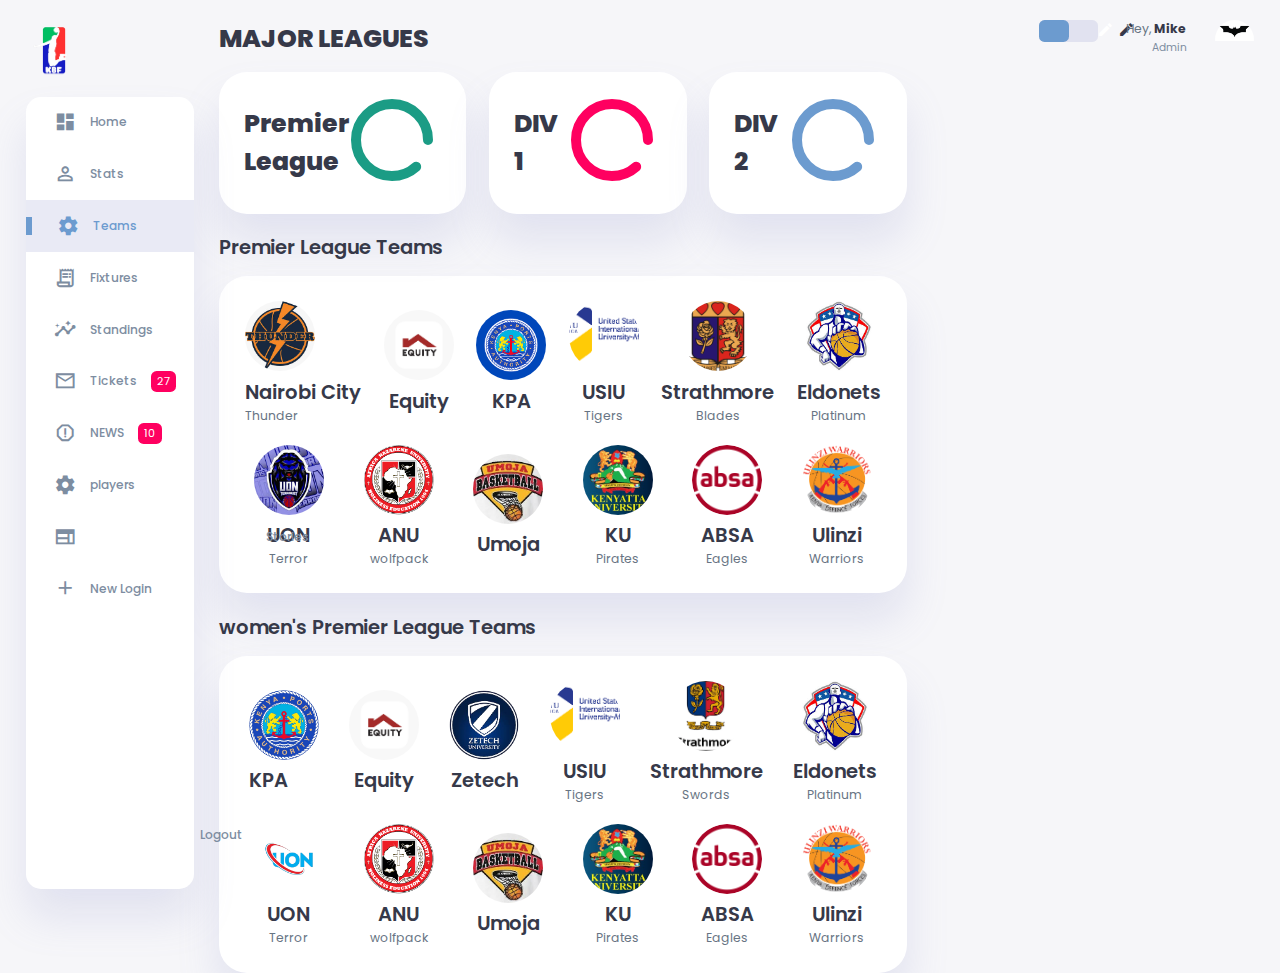
<file: KBF-website-main/teams.html>
<!DOCTYPE html>
<html lang="en">
<head>
    <meta charset="UTF-8">
    <meta name="viewport" content="width=device-width, initial-scale=1.0">
    <link href="https://fonts.googleapis.com/icon?family=Material+Icons+Sharp" rel="stylesheet">
    <link rel="stylesheet" href="style.css">
    <title>Official site of the Kenya Basketball Federation</title>
</head>
<body>
    <div class="container">
        <!-- Sidebar Section -->
        <aside>
            <div class="toggle">
                <div class="logo">
                    <img src="images/Kbf-removebg-preview.png">
                </div>
                <div class="close" id="close-btn">
                    <span class="material-icons-sharp">
                        close
                    </span>
                </div>
            </div>

            <div class="sidebar">
                <a href="home.html">
                    <span class="material-icons-sharp">
                        dashboard
                    </span>
                    <h3>Home</h3>
                </a>
                <a href="stats.html">
                    <span class="material-icons-sharp">
                        person_outline
                    </span>
                    <h3>Stats</h3>
                </a>
                <a href="teams.html"class="active">
                    <span class="material-icons-sharp">
                        settings
                    </span>
                    <h3>Teams</h3>
                </a>
                <a href="Schedule.html">
                    <span class="material-icons-sharp">
                        receipt_long
                    </span>
                    <h3>Fixtures</h3>
                </a>
                <a href="index.html" >
                    <span class="material-icons-sharp">
                        insights
                    </span>
                    <h3>Standings</h3>
                </a>
                <a href="#">
                    <span class="material-icons-sharp">
                        mail_outline
                    </span>
                    <h3>Tickets</h3>
                    <span class="message-count">27</span>
                </a>
                <a href="homepage.html">
                    <span class="material-icons-sharp">
                        report_gmailerrorred
                    </span>
                    <h3>NEWS</h3>
                    <span class="message-count">10</span>
                </a>
                <a href="#">
                    <span class="material-icons-sharp">
                        settings
                    </span>
                    <h3>players</h3>
                </a>
                <a href="Instagram-like-stories/index.html">
                  <span class="material-icons-sharp">
                      web_stories
                  </span>
                  <h3>Stories</h3>
              </a>
                <a href="login.html">
                    <span class="material-icons-sharp">
                        add
                    </span>
                    <h3>New Login</h3>
                </a>
                <a href="login.html">
                    <span class="material-icons-sharp">
                        logout
                    </span>
                    <h3>Logout</h3>
                </a>
            </div>
        </aside>

        <main>
            <h1>MAJOR LEAGUES</h1>
            <!-- Analyses -->
            <div class="analyse">
                <div class="sales">
                    <div class="status">
                        <div class="info">
                            <a href="index.html">
                                <h1>Premier League</h1>
                            </a>
                        </div>
                        <div class="progresss">
                            <svg>
                                <circle cx="38" cy="38" r="36"></circle>
                            </svg>
                        </div>
                    </div>
                </div>
                <div class="visits">
                    <div class="status">
                        <div class="info">
                            <a href="div1.html">
                                <h1>DIV 1</h1>
                            </a>
                        </div>
                        <div class="progresss">
                            <svg>
                                <circle cx="38" cy="38" r="36"></circle>
                            </svg>
                        </div>
                    </div>
                </div>
                <div class="searches">
                    <div class="status">
                        <div class="info">
                            <a href="div2.html">
                                <h1>DIV 2</h1>
                            </a>
                        </div>
                        <div class="progresss">
                            <svg>
                                <circle cx="38" cy="38" r="36"></circle>
                            </svg>
                        </div>
                    </div>
                </div>
            </div>
            <!-- End of Analyses -->

            <!-- New Users Section -->
            <div class="new-users">
                <h2>Premier League Teams</h2>
                <div class="user-list">
                    <div class="user">
                        <a href="https://twendesports.com/nct">
                            <img src="images/NCT.jpg">
                            <h2>Nairobi City</h2>
                            <p>Thunder</p>
                        </a>
                    </div>
                    <div class="user">
                        <img src="images/Equity.png">
                        <h2>Equity</h2>
                    </div>
                    <div class="user">
                        <img src="images/kpa.png">
                        <h2>KPA</h2>
                    </div>
                    <div class="user">
                        <img src="images/USIU_Africa_Logo.png">
                        <h2>USIU</h2>
                        <p>Tigers</p>
                    </div>
                    <div class="user">
                        <img src="images/strathmore.png">
                        <h2>Strathmore</h2>
                        <p>Blades</p>
                    </div>
                    <div class="user">
                        <img src="images/Eldonets.jpg">
                        <h2>Eldonets</h2>
                        <p>Platinum</p>
                    </div>
                    <div class="user">
                        <img src="images/terror.jpg">
                        <h2>UON</h2>
                        <p>Terror</p>
                    </div>
                    <div class="user">
                        <img src="images/ANU.png">
                        <h2>ANU</h2>
                        <p>wolfpack</p>
                    </div>
                    <div class="user">
                        <img src="images/umoja.jpg">
                        <h2>Umoja</h2>
                    </div>
                    <div class="user">
                        <img src="images/KU pirates.jpg">
                        <h2>KU</h2>
                        <p>Pirates</p>
                    </div>
                    <div class="user">
                        <img src="images/ABSA.png">
                        <h2>ABSA</h2>
                        <p>Eagles</p>
                    </div>
                    <div class="user">
                        <img src="images/Ulinzi_Warriors_logo.png">
                        <h2>Ulinzi</h2>
                        <p>Warriors</p>
                    </div>
                </div>
            </div>
            <!-- End of New Users Section -->

            <div class="new-users">
                <h2>women's Premier League Teams</h2>
                <div class="user-list">
                    <div class="user">
                        <a href="https://twendesports.com/nct">
                            <img src="images/kpa-women-removebg-preview.png">
                            <h2>KPA</h2>
                        </a>
                    </div>
                    <div class="user">
                        <img src="images/Equity.png">
                        <h2>Equity</h2>
                    </div>
                    <div class="user">
                        <img src="images/zetech-women-removebg-preview.png">
                        <h2>Zetech</h2>
                    </div>
                    <div class="user">
                        <img src="images/USIU_Africa_Logo.png">
                        <h2>USIU</h2>
                        <p>Tigers</p>
                    </div>
                    <div class="user">
                        <img src="images/strathmore-logo.png">
                        <h2>Strathmore</h2>
                        <p>Swords</p>
                    </div>
                    <div class="user">
                        <img src="images/Eldonets.jpg">
                        <h2>Eldonets</h2>
                        <p>Platinum</p>
                    </div>
                    <div class="user">
                        <img src="images/uon-women-removebg-preview.png">
                        <h2>UON</h2>
                        <p>Terror</p>
                    </div>
                    <div class="user">
                        <img src="images/ANU.png">
                        <h2>ANU</h2>
                        <p>wolfpack</p>
                    </div>
                    <div class="user">
                        <img src="images/umoja.jpg">
                        <h2>Umoja</h2>
                    </div>
                    <div class="user">
                        <img src="images/KU pirates.jpg">
                        <h2>KU</h2>
                        <p>Pirates</p>
                    </div>
                    <div class="user">
                        <img src="images/ABSA.png">
                        <h2>ABSA</h2>
                        <p>Eagles</p>
                    </div>
                    <div class="user">
                        <img src="images/Ulinzi_Warriors_logo.png">
                        <h2>Ulinzi</h2>
                        <p>Warriors</p>
                    </div>
                </div>
            </div>
            <!-- End of New Users Section -->

            
        </main>
        
        <!-- Right Section -->
        <div class="right-section">
            <div class="nav">
                <button id="menu-btn">
                    <span class="material-icons-sharp">
                        menu
                    </span>
                </button>
                <div class="dark-mode">
                    <span class="material-icons-sharp active">
                        light_mode
                    </span>
                    <span class="material-icons-sharp">
                        dark_mode
                    </span>
                </div>

                <div class="profile">
                    <div class="info">
                        <p>Hey, <b>Mike</b></p>
                        <small class="text-muted">Admin</small>
                    </div>
                    <div class="profile-photo">
                        <img src="images/batmanlogo.webp">
                    </div>
                </div>

            </div>
            <!-- End of Nav -->
            <script src="index.js"></script>
</body>
</html>
</file>
<file: KBF-website-main/style.css>
@import url('https://fonts.googleapis.com/css2?family=Poppins:wght@300;400;500;600;700;800&display=swap');

:root{
    --color-primary: #6C9BCF;
    --color-danger: #FF0060;
    --color-success: #1B9C85;
    --color-warning: #F7D060;
    --color-white: #fff;
    --color-info-dark: #7d8da1;
    --color-dark: #363949;
    --color-light: rgba(132, 139, 200, 0.18);
    --color-dark-variant: #677483;
    --color-background: #f6f6f9;

    --card-border-radius: 2rem;
    --border-radius-1: 0.4rem;
    --border-radius-2: 1.2rem;

    --card-padding: 1.8rem;
    --padding-1: 1.2rem;

    --box-shadow: 0 2rem 3rem var(--color-light);
}

.dark-mode-variables{
    --color-background: #181a1e;
    --color-white: #202528;
    --color-dark: #edeffd;
    --color-dark-variant: #a3bdcc;
    --color-light: rgba(0, 0, 0, 0.4);
    --box-shadow: 0 2rem 3rem var(--color-light);
}

*{
    margin: 0;
    padding: 0;
    outline: 0;
    appearance: 0;
    border: 0;
    text-decoration: none;
    box-sizing: border-box;
}

html{
    font-size: 14px;
}

body{
    width: 100vw;
    height: 100vh;
    font-family: 'Poppins', sans-serif;
    font-size: 0.88rem;
    user-select: none;
    overflow-x: hidden;
    color: var(--color-dark);
    background-color: var(--color-background);
}

a{
    color: var(--color-dark);
}

img{
    display: block;
    width: 100%;
    object-fit: cover;
}

h1{
    font-weight: 800;
    font-size: 1.8rem;
}

h2{
    font-weight: 600;
    font-size: 1.4rem;
}

h3{
    font-weight: 500;
    font-size: 0.87rem;
}

small{
    font-size: 0.76rem;
}

p{
    color: var(--color-dark-variant);
}

b{
    color: var(--color-dark);
}

.text-muted{
    color: var(--color-info-dark);
}

.primary{
    color: var(--color-primary);
}

.danger{
    color: var(--color-danger);
}

.success{
    color: var(--color-success);
}

.warning{
    color: var(--color-warning);
}

.container{
    display: grid;
    width: 96%;
    margin: 0 auto;
    gap: 1.8rem;
    grid-template-columns: 12rem auto 23rem;
}

aside{
    height: 100vh;
}

aside .toggle{
    display: flex;
    align-items: center;
    justify-content: space-between;
    margin-top: 1.4rem;
}

aside .toggle .logo{
    display: flex;
    gap: 0.5rem;
}

aside .toggle .logo img{
    width: 4rem;
    height: auto;
}

aside .toggle .close{
    padding-right: 1rem;
    display: none;
}

aside .sidebar{
    display: flex;
    flex-direction: column;
    background-color: var(--color-white);
    box-shadow: var(--box-shadow);
    border-radius: 15px;
    height: 88vh;
    position: relative;
    top: 1.5rem;
    transition: all 0.3s ease;
}

aside .sidebar:hover{
    box-shadow: none;
}

aside .sidebar a{
    display: flex;
    align-items: center;
    color: var(--color-info-dark);
    height: 3.7rem;
    gap: 1rem;
    position: relative;
    margin-left: 2rem;
    transition: all 0.3s ease;
}

aside .sidebar a span{
    font-size: 1.6rem;
    transition: all 0.3s ease;
}

aside .sidebar a:last-child{
    position: absolute;
    bottom: 2rem;
    width: 100%;
}

aside .sidebar a.active{
    width: 100%;
    color: var(--color-primary);
    background-color: var(--color-light);
    margin-left: 0;
}

aside .sidebar a.active::before{
    content: '';
    width: 6px;
    height: 18px;
    background-color: var(--color-primary);
}

aside .sidebar a.active span{
    color: var(--color-primary);
    margin-left: calc(1rem - 3px);
}

aside .sidebar a:hover{
    color: var(--color-primary);
}

aside .sidebar a:hover span{
    margin-left: 0.6rem;
}

aside .sidebar .message-count{
    background-color: var(--color-danger);
    padding: 2px 6px;
    color: var(--color-white);
    font-size: 11px;
    border-radius: var(--border-radius-1);
}

main{
    margin-top: 1.4rem;
}

main .analyse{
    display: grid;
    grid-template-columns: repeat(3, 1fr);
    gap: 1.6rem;
}

main .analyse > div{
    background-color: var(--color-white);
    padding: var(--card-padding);
    border-radius: var(--card-border-radius);
    margin-top: 1rem;
    box-shadow: var(--box-shadow);
    cursor: pointer;
    transition: all 0.3s ease;
}

main .analyse > div:hover{
    box-shadow: none;
}

main .analyse > div .status{
    display: flex;
    align-items: center;
    justify-content: space-between;
}

main .analyse h3{
    margin-left: 0.6rem;
    font-size: 1rem;
}

main .analyse .progresss{
    position: relative;
    width: 92px;
    height: 92px;
    border-radius: 50%;
}

main .analyse svg{
    width: 7rem;
    height: 7rem;
}

main .analyse svg circle{
    fill: none;
    stroke-width: 10;
    stroke-linecap: round;
    transform: translate(5px, 5px);
}

main .analyse .sales svg circle{
    stroke: var(--color-success);
    stroke-dashoffset: -30;
    stroke-dasharray: 200;
}

main .analyse .visits svg circle{
    stroke: var(--color-danger);
    stroke-dashoffset: -30;
    stroke-dasharray: 200;
}

main .analyse .searches svg circle{
    stroke: var(--color-primary);
    stroke-dashoffset: -30;
    stroke-dasharray: 200;
}

main .analyse .progresss .percentage{
    position: absolute;
    top: -3px;
    left: -1px;
    display: flex;
    align-items: center;
    justify-content: center;
    height: 100%;
    width: 100%;
}

main .new-users{
    margin-top: 1.3rem;
}

main .new-users .user-list{
    background-color: var(--color-white);
    padding: var(--card-padding);
    border-radius: var(--card-border-radius);
    margin-top: 1rem;
    box-shadow: var(--box-shadow);
    display: flex;
    justify-content: space-around;
    flex-wrap: wrap;
    gap: 1.4rem;
    cursor: pointer;
    transition: all 0.3s ease;
}

main .new-users .user-list:hover{
    box-shadow: none;
}

main .new-users .user-list .user{
    display: flex;
    flex-direction: column;
    align-items: center;
    justify-content: center;
}

main .new-users .user-list .user img{
    width: 5rem;
    height: 5rem;
    margin-bottom: 0.4rem;
    border-radius: 50%;
}

main .recent-orders{
    margin-top: 1.3rem;
}

main .recent-orders h2{
    margin-bottom: 0.8rem;
}

main .recent-orders table{
    background-color: var(--color-white);
    width: 100%;
    padding: var(--card-padding);
    text-align: center;
    box-shadow: var(--box-shadow);
    border-radius: var(--card-border-radius);
    transition: all 0.3s ease;
}

main .recent-orders table:hover{
    box-shadow: none;
}

main table tbody td{
    height: 2.8rem;
    border-bottom: 1px solid var(--color-light);
    color: var(--color-dark-variant);
}

main table tbody tr:last-child td{
    border: none;
}

main .recent-orders a{
    text-align: center;
    display: block;
    margin: 1rem auto;
    color: var(--color-primary);
}

.right-section{
    margin-top: 1.4rem;
}

.right-section .nav{
    display: flex;
    justify-content: end;
    gap: 2rem;
}

.right-section .nav button{
    display: none;
}

.right-section .dark-mode{
    background-color: var(--color-light);
    display: flex;
    justify-content: space-between;
    align-items: center;
    height: 1.6rem;
    width: 4.2rem;
    cursor: pointer;
    border-radius: var(--border-radius-1);
}

.right-section .dark-mode span{
    font-size: 1.2rem;
    width: 50%;
    height: 100%;
    display: flex;
    align-items: center;
    justify-content: center;
}

.right-section .dark-mode span.active{
    background-color: var(--color-primary);
    color: white;
    border-radius: var(--border-radius-1);
}

.right-section .nav .profile{
    display: flex;
    gap: 2rem;
    text-align: right;
}

.right-section .nav .profile .profile-photo{
    width: 2.8rem;
    height: 2.8rem;
    border-radius: 50%;
    overflow: hidden;
}

.right-section .user-profile{
    display: flex;
    justify-content: center;
    text-align: center;
    margin-top: 1rem;
    background-color: var(--color-black);
    padding: var(--card-padding);
    border-radius: var(--card-border-radius);
    box-shadow: var(--box-shadow);
    cursor: pointer;
    transition: all 0.3s ease;
}

.right-section .user-profile:hover{
    box-shadow: none;
}

.right-section .user-profile img{
    width: 20rem;
    height: auto;
    margin-bottom: 0.8rem;
    border-radius: 50%;
}

.right-section .user-profile h2{
    margin-bottom: 0.2rem;
}

.right-section .reminders{
    margin-top: 2rem;
}

.right-section .reminders .header{
    display: flex;
    align-items: center;
    justify-content: space-between;
    margin-bottom: 0.8rem;
}

.right-section .reminders .header span{
    padding: 10px;
    box-shadow: var(--box-shadow);
    background-color: var(--color-white);
    border-radius: 50%;
}

.right-section .reminders .notification{
    background-color: var(--color-white);
    display: flex;
    align-items: center;
    gap: 1rem;
    margin-bottom: 0.7rem;
    padding: 1.4rem var(--card-padding);
    border-radius: var(--border-radius-2);
    box-shadow: var(--box-shadow);
    cursor: pointer;
    transition: all 0.3s ease;
}

.right-section .reminders .notification:hover{
    box-shadow: none;
}

.right-section .reminders .notification .content{
    display: flex;
    justify-content: space-between;
    align-items: center;
    margin: 0;
    width: 100%;
}

.right-section .reminders .notification .icon{
    padding: 0.6rem;
    color: var(--color-white);
    background-color: var(--color-success);
    border-radius: 20%;
    display: flex;
}

.right-section .reminders .notification.deactive .icon{
    background-color: var(--color-danger);
}

.right-section .reminders .add-reminder{
    background-color: var(--color-white);
    border: 2px dashed var(--color-primary);
    color: var(--color-dark);
    display: flex;
    align-items: center;
    justify-content: center;
    cursor: pointer;
    font-family: poppins;
    text-shadow: #f6f6f9;
}

.right-section .reminders .add-reminder:hover{
    background-color: var(--color-primary);
    color: white;
}

.right-section .reminders .add-reminder div{
    display: flex;
    align-items: center;
    gap: 0.6rem;
}

@media screen and (max-width: 1200px) {
    .container{
        width: 95%;
        grid-template-columns: 7rem auto 23rem;
    }

    aside .logo h2{
        display: none;
    }

    aside .sidebar h3{
        display: none;
    }

    aside .sidebar a{
        width: 5.6rem;
    }

    aside .sidebar a:last-child{
        position: relative;
        margin-top: 1.8rem;
    }

    main .analyse{
        grid-template-columns: 1fr;
        gap: 0;
    }

    main .new-users .user-list .user{
        flex-basis: 40%;
    }

    main .recent-orders {
        width: 94%;
        position: absolute;
        left: 50%;
        transform: translateX(-50%);
        margin: 2rem 0 0 0.8rem;
    }

    main .recent-orders table{
        width: 83vw;
    }

    main table thead tr th:last-child,
    main table thead tr th:first-child{
        display: none;
    }

    main table tbody tr td:last-child,
    main table tbody tr td:first-child{
        display: none;
    }

}

@media screen and (max-width: 768px) {
    .container{
        width: 100%;
        grid-template-columns: 1fr;
        padding: 0 var(--padding-1);
    }

    aside{
        position: fixed;
        background-color: var(--color-white);
        width: 15rem;
        z-index: 3;
        box-shadow: 1rem 3rem 4rem var(--color-light);
        height: 100vh;
        left: -100%;
        display: none;
        animation: showMenu 0.4s ease forwards;
    }

    @keyframes showMenu {
       to{
        left: 0;
       } 
    }

    aside .logo{
        margin-left: 1rem;
    }

    aside .logo h2{
        display: inline;
    }

    aside .sidebar h3{
        display: inline;
    }

    aside .sidebar a{
        width: 100%;
        height: 3.4rem;
    }

    aside .sidebar a:last-child{
        position: absolute;
        bottom: 5rem;
    }

    aside .toggle .close{
        display: inline-block;
        cursor: pointer;
    }

    main{
        margin-top: 8rem;
        padding: 0 1rem;
    }

    main .new-users .user-list .user{
        flex-basis: 35%;
    }

    main .recent-orders{
        position: relative;
        margin: 3rem 0 0 0;
        width: 100%;
    }

    main .recent-orders table{
        width: 100%;
        margin: 0;
    }

    .right-section{
        width: 94%;
        margin: 0 auto 4rem;
    }

    .right-section .nav{
        position: fixed;
        top: 0;
        left: 0;
        align-items: center;
        background-color: var(--color-white);
        padding: 0 var(--padding-1);
        height: 4.6rem;
        width: 100%;
        z-index: 2;
        box-shadow: 0 1rem 1rem var(--color-light);
        margin: 0;
    }

    .right-section .nav .dark-mode{
        width: 4.4rem;
        position: absolute;
        left: 66%;
    }

    .right-section .profile .info{
        display: none;
    }

    .right-section .nav button{
        display: inline-block;
        background-color: transparent;
        cursor: pointer;
        color: var(--color-dark);
        position: absolute;
        left: 1rem;
    }

    .right-section .nav button span{
        font-size: 2rem;
    }

}

.right-section .reminders .add-reminder button{
    background-color:transparent;
    border: none;
    color: #fff;
    font-family: poppins;
    font-weight: bold;
    transition: .5s;
}

footer{
    position: relative;
    width: 100%;
    background: black;
    min-height: 100px;
    padding: 20px 50px;
    display: flex;
    justify-content: center;
    align-items: center;
    flex-direction: column;
}

footer .social_icon,
footer .menu{
    position: relative;
    display: flex;
    justify-content: center;
    align-items: center;
    margin: 10px 0;
    flex-wrap: wrap;
}

footer .social_icon li{
    list-style: none;
}

footer .social_icon li a,
footer .menu li a{
    font-size: 2em;
    color: #fff;
    margin: 0 10px;
    display: inline-block;
    transition: 0.5s;
}

footer .social_icon li a:hover{
    transform: translateY(-10px);
}

footer .menu li a{
 font-size: 1.2em;
 color: #fff;   
 margin: 0 10px;
 display: inline-block;
 text-decoration: none;
 opacity: 0.75;
}

footer .menu li a:hover{
    opacity: 1;
}

footer .menu li{
    list-style: none;
}

footer p{
    color: #fff;
    text-align: center;
    margin-top: 15px;
    margin-bottom: 10px;
    font-size: 1.1em;
}
</file>
<file: KBF-website-main/homestyle.css>
@import url('https://fonts.googleapis.com/css2?family=Poppins:ital,wght@0,100;0,200;0,300;0,400;0,500;0,600;0,700;0,800;0,900;1,100;1,200;1,300;1,400;1,500;1,600;1,700;1,800;1,900&display=swap');
body{
    margin: 0;
    background-color: #000;
    color: #eee;
    font-family: Poppins;
    font-size: 12px;
}
a{
    text-decoration: none;
}
header{
    width: 1140px;
    max-width: 80%;
    margin: auto;
    height: 50px;
    display: flex;
    align-items: center;
    position: relative;
    z-index: 100;
}
header a{
    color: #eee;
    margin-right: 40px;
}
/* carousel */
.carousel{
    height: 100vh;
    margin-top: -50px;
    width: 100vw;
    overflow: hidden;
    position: relative;
}
.carousel .list .item{
    width: 100%;
    height: 100%;
    position: absolute;
    inset: 0 0 0 0;
}
.carousel .list .item img{
    width: 100%;
    height: 100%;
    object-fit: cover;
}
.carousel .list .item .content{
    position: absolute;
    top: 20%;
    width: 1140px;
    max-width: 80%;
    left: 50%;
    transform: translateX(-50%);
    padding-right: 30%;
    box-sizing: border-box;
    color: #fff;
    text-shadow: 0 5px 10px #0004;
    font-weight: 500;
}
.carousel .list .item .author{
    font-weight: bold;
    letter-spacing: 10px;
}
.carousel .list .item .title,
.carousel .list .item .topic{
    font-size: 5em;
    font-weight: bold;
    line-height: 1.3em;
}
.carousel .list .item .topic{
    color: #f1683a;
}
.carousel .list .item .buttons{
    display: grid;
    grid-template-columns: repeat(2, 130px);
    grid-template-rows: 40px;
    gap: 5px;
    margin-top: 20px;
}
.carousel .list .item .buttons button{
    border: none;
    background-color: #eee;
    letter-spacing: 3px;
    font-family: Poppins;
    font-weight: 500;
}
.carousel .list .item .buttons button:nth-child(2){
    background-color: transparent;
    border: 1px solid #fff;
    color: #eee;
}
/* thumbail */
.thumbnail{
    position: absolute;
    bottom: 50px;
    left: 50%;
    width: max-content;
    z-index: 100;
    display: flex;
    gap: 20px;
}
.thumbnail .item{
    width: 150px;
    height: 220px;
    flex-shrink: 0;
    position: relative;
}
.thumbnail .item img{
    width: 100%;
    height: 100%;
    object-fit: cover;
    border-radius: 20px;
}
.thumbnail .item .content{
    color: #fff;
    position: absolute;
    bottom: 10px;
    left: 10px;
    right: 10px;
}
.thumbnail .item .content .title{
    font-weight: 500;
}
.thumbnail .item .content .description{
    font-weight: 300;
}
/* arrows */
.arrows{
    position: absolute;
    top: 80%;
    right: 52%;
    z-index: 100;
    width: 300px;
    max-width: 30%;
    display: flex;
    gap: 10px;
    align-items: center;
}
.arrows button{
    width: 40px;
    height: 40px;
    border-radius: 50%;
    background-color: rgba(233, 117, 9, 0.267);
    border: none;
    color: #fff;
    font-family: monospace;
    font-weight: bold;
    transition: .5s;
}
.arrows button:hover{
    background-color: #fff;
    color: #000;
}

/* animation */
.carousel .list .item:nth-child(1){
    z-index: 1;
}

/* animation text in first item */

.carousel .list .item:nth-child(1) .content .author,
.carousel .list .item:nth-child(1) .content .title,
.carousel .list .item:nth-child(1) .content .topic,
.carousel .list .item:nth-child(1) .content .des,
.carousel .list .item:nth-child(1) .content .buttons
{
    transform: translateY(50px);
    filter: blur(20px);
    opacity: 0;
    animation: showContent .5s 1s linear 1 forwards;
}
@keyframes showContent{
    to{
        transform: translateY(0px);
        filter: blur(0px);
        opacity: 1;
    }
}
.carousel .list .item:nth-child(1) .content .title{
    animation-delay: 1.2s!important;
}
.carousel .list .item:nth-child(1) .content .topic{
    animation-delay: 1.4s!important;
}
.carousel .list .item:nth-child(1) .content .des{
    animation-delay: 1.6s!important;
}
.carousel .list .item:nth-child(1) .content .buttons{
    animation-delay: 1.8s!important;
}
/* create animation when next click */
.carousel.next .list .item:nth-child(1) img{
    width: 150px;
    height: 220px;
    position: absolute;
    bottom: 50px;
    left: 50%;
    border-radius: 30px;
    animation: showImage .5s linear 1 forwards;
}
@keyframes showImage{
    to{
        bottom: 0;
        left: 0;
        width: 100%;
        height: 100%;
        border-radius: 0;
    }
}

.carousel.next .thumbnail .item:nth-last-child(1){
    overflow: hidden;
    animation: showThumbnail .5s linear 1 forwards;
}
.carousel.prev .list .item img{
    z-index: 100;
}
@keyframes showThumbnail{
    from{
        width: 0;
        opacity: 0;
    }
}
.carousel.next .thumbnail{
    animation: effectNext .5s linear 1 forwards;
}

@keyframes effectNext{
    from{
        transform: translateX(150px);
    }
}

/* running time */

.carousel .time{
    position: absolute;
    z-index: 1000;
    width: 0%;
    height: 3px;
    background-color: #f1683a;
    left: 0;
    top: 0;
}

.carousel.next .time,
.carousel.prev .time{
    animation: runningTime 3s linear 1 forwards;
}
@keyframes runningTime{
    from{ width: 100%}
    to{width: 0}
}


/* prev click */

.carousel.prev .list .item:nth-child(2){
    z-index: 2;
}

.carousel.prev .list .item:nth-child(2) img{
    animation: outFrame 0.5s linear 1 forwards;
    position: absolute;
    bottom: 0;
    left: 0;
}
@keyframes outFrame{
    to{
        width: 150px;
        height: 220px;
        bottom: 50px;
        left: 50%;
        border-radius: 20px;
    }
}

.carousel.prev .thumbnail .item:nth-child(1){
    overflow: hidden;
    opacity: 0;
    animation: showThumbnail .5s linear 1 forwards;
}
.carousel.next .arrows button,
.carousel.prev .arrows button{
    pointer-events: none;
}
.carousel.prev .list .item:nth-child(2) .content .author,
.carousel.prev .list .item:nth-child(2) .content .title,
.carousel.prev .list .item:nth-child(2) .content .topic,
.carousel.prev .list .item:nth-child(2) .content .des,
.carousel.prev .list .item:nth-child(2) .content .buttons
{
    animation: contentOut 1.5s linear 1 forwards!important;
}

@keyframes contentOut{
    to{
        transform: translateY(-150px);
        filter: blur(20px);
        opacity: 0;
    }
}
@media screen and (max-width: 678px) {
    .carousel .list .item .content{
        padding-right: 0;
    }
    .carousel .list .item .content .title{
        font-size: 30px;
    }
}
</file>
<file: KBF-website-main/login.css>
@import url('https://fonts.googleapis.com/css2?family=Montserrat:wght@300;400;500;600;700&display=swap');

*{
    margin: 0;
    padding: 0;
    box-sizing: border-box;
    font-family: 'Montserrat', sans-serif;
}

body{
    background-color: #c9d6ff;
    background: linear-gradient(to right, #e2e2e2, #c9d6ff);
    display: flex;
    align-items: center;
    justify-content: center;
    flex-direction: column;
    height: 100vh;
}

.container{
    background-color: #fff;
    border-radius: 30px;
    box-shadow: 0 5px 15px rgba(0, 0, 0, 0.35);
    position: relative;
    overflow: hidden;
    width: 768px;
    max-width: 100%;
    min-height: 480px;
}

.container p{
    font-size: 14px;
    line-height: 20px;
    letter-spacing: 0.3px;
    margin: 20px 0;
}

.container span{
    font-size: 12px;
}

.container a{
    color: #333;
    font-size: 13px;
    text-decoration: none;
    margin: 15px 0 10px;
}

.container button{
    background-color: #1f0a33;
    color: #fff;
    font-size: 12px;
    padding: 10px 45px;
    border: 1px solid transparent;
    border-radius: 8px;
    font-weight: 600;
    letter-spacing: 0.5px;
    text-transform: uppercase;
    margin-top: 10px;
    cursor: pointer;
}

.container button.hidden{
    background-color: transparent;
    border-color: #fff;
}

.container form{
    background-color: #fff;
    display: flex;
    align-items: center;
    justify-content: center;
    flex-direction: column;
    padding: 0 40px;
    height: 100%;
}

.container input{
    background-color: #eee;
    border: none;
    margin: 8px 0;
    padding: 10px 15px;
    font-size: 13px;
    border-radius: 8px;
    width: 100%;
    outline: none;
}

.form-container{
    position: absolute;
    top: 0;
    height: 100%;
    transition: all 0.6s ease-in-out;
}

.sign-in{
    left: 0;
    width: 50%;
    z-index: 2;
}

.container.active .sign-in{
    transform: translateX(100%);
}

.sign-up{
    left: 0;
    width: 50%;
    opacity: 0;
    z-index: 1;
}

.container.active .sign-up{
    transform: translateX(100%);
    opacity: 1;
    z-index: 5;
    animation: move 0.6s;
}

@keyframes move{
    0%, 49.99%{
        opacity: 0;
        z-index: 1;
    }
    50%, 100%{
        opacity: 1;
        z-index: 5;
    }
}

.social-icons{
    margin: 20px 0;
}

.social-icons a{
    border: 1px solid #ccc;
    border-radius: 20%;
    display: inline-flex;
    justify-content: center;
    align-items: center;
    margin: 0 3px;
    width: 40px;
    height: 40px;
}

.toggle-container{
    position: absolute;
    top: 0;
    left: 50%;
    width: 50%;
    height: 100%;
    overflow: hidden;
    transition: all 0.6s ease-in-out;
    border-radius: 150px 0 0 100px;
    z-index: 1000;
}

.container.active .toggle-container{
    transform: translateX(-100%);
    border-radius: 0 150px 100px 0;
}

.toggle{
    background-color: #2d8ba8;
    height: 100%;
    background: linear-gradient(to right, #09b8e4, #1b96cf);
    color: #fff;
    position: relative;
    left: -100%;
    height: 100%;
    width: 200%;
    transform: translateX(0);
    transition: all 0.6s ease-in-out;
}

.container.active .toggle{
    transform: translateX(50%);
}

.toggle-panel{
    position: absolute;
    width: 50%;
    height: 100%;
    display: flex;
    align-items: center;
    justify-content: center;
    flex-direction: column;
    padding: 0 30px;
    text-align: center;
    top: 0;
    transform: translateX(0);
    transition: all 0.6s ease-in-out;
}

.toggle-left{
    transform: translateX(-200%);
}

.container.active .toggle-left{
    transform: translateX(0);
}

.toggle-right{
    right: 0;
    transform: translateX(0);
}

.container.active .toggle-right{
    transform: translateX(200%);
}
</file>
<file: KBF-website-main/Schedule.css>
@import url('https://fonts.googleapis.com/css2?family=Poppins:wght@300;400;500;600;700;800&display=swap');

:root{
    --color-primary: #6C9BCF;
    --color-danger: #FF0060;
    --color-success: #1B9C85;
    --color-warning: #F7D060;
    --color-white: #fff;
    --color-info-dark: #7d8da1;
    --color-dark: #363949;
    --color-light: rgba(132, 139, 200, 0.18);
    --color-dark-variant: #677483;
    --color-background: #f6f6f9;

    --card-border-radius: 2rem;
    --border-radius-1: 0.4rem;
    --border-radius-2: 1.2rem;

    --card-padding: 1.8rem;
    --padding-1: 1.2rem;

    --box-shadow: 0 2rem 3rem var(--color-light);
}

.dark-mode-variables{
    --color-background: #181a1e;
    --color-white: #202528;
    --color-dark: #edeffd;
    --color-dark-variant: #a3bdcc;
    --color-light: rgba(0, 0, 0, 0.4);
    --box-shadow: 0 2rem 3rem var(--color-light);
}

*{
    margin: 0;
    padding: 0;
    outline: 0;
    appearance: 0;
    border: 0;
    text-decoration: none;
    box-sizing: border-box;
}

html{
    font-size: 14px;
}

body{
    width: 100vw;
    height: 100vh;
    font-family: 'Poppins', sans-serif;
    font-size: 0.88rem;
    user-select: none;
    overflow-x: hidden;
    color: var(--color-dark);
    background-color: var(--color-background);
}

a{
    color: var(--color-dark);
}

img{
    display: block;
    width: 100%;
    object-fit: cover;
}

h1{
    font-weight: 800;
    font-size: 1.8rem;
}

h2{
    font-weight: 600;
    font-size: 1.4rem;
}

h3{
    font-weight: 500;
    font-size: 0.87rem;
}

small{
    font-size: 0.76rem;
}

p{
    color: var(--color-dark-variant);
}

b{
    color: var(--color-dark);
}

.text-muted{
    color: var(--color-info-dark);
}

.primary{
    color: var(--color-primary);
}

.danger{
    color: var(--color-danger);
}

.success{
    color: var(--color-success);
}

.warning{
    color: var(--color-warning);
}

.container{
    display: grid;
    width: 96%;
    margin: 0 auto;
    gap: 1.8rem;
    grid-template-columns: 12rem auto 23rem;
}

aside{
    height: 100vh;
}

aside .toggle{
    display: flex;
    align-items: center;
    justify-content: space-between;
    margin-top: 1.4rem;
}

aside .toggle .logo{
    display: flex;
    gap: 0.5rem;
}

aside .toggle .logo img{
    width: 4rem;
    height: auto;
}

aside .toggle .close{
    padding-right: 1rem;
    display: none;
}

aside .sidebar{
    display: flex;
    flex-direction: column;
    background-color: var(--color-white);
    box-shadow: var(--box-shadow);
    border-radius: 15px;
    height: 88vh;
    position: relative;
    top: 1.5rem;
    transition: all 0.3s ease;
}

aside .sidebar:hover{
    box-shadow: none;
}

aside .sidebar a{
    display: flex;
    align-items: center;
    color: var(--color-info-dark);
    height: 3.7rem;
    gap: 1rem;
    position: relative;
    margin-left: 2rem;
    transition: all 0.3s ease;
}

aside .sidebar a span{
    font-size: 1.6rem;
    transition: all 0.3s ease;
}

aside .sidebar a:last-child{
    position: absolute;
    bottom: 2rem;
    width: 100%;
}

aside .sidebar a.active{
    width: 100%;
    color: var(--color-primary);
    background-color: var(--color-light);
    margin-left: 0;
}

aside .sidebar a.active::before{
    content: '';
    width: 6px;
    height: 18px;
    background-color: var(--color-primary);
}

aside .sidebar a.active span{
    color: var(--color-primary);
    margin-left: calc(1rem - 3px);
}

aside .sidebar a:hover{
    color: var(--color-primary);
}

aside .sidebar a:hover span{
    margin-left: 0.6rem;
}

aside .sidebar .message-count{
    background-color: var(--color-danger);
    padding: 2px 6px;
    color: var(--color-white);
    font-size: 11px;
    border-radius: var(--border-radius-1);
}

main{
    margin-top: 1.4rem;
}

main .analyse{
    display: grid;
    grid-template-columns: repeat(3, 1fr);
    gap: 1.6rem;
}

main .analyse > div{
    background-color: var(--color-white);
    padding: var(--card-padding);
    border-radius: var(--card-border-radius);
    margin-top: 1rem;
    box-shadow: var(--box-shadow);
    cursor: pointer;
    transition: all 0.3s ease;
}

main .analyse > div:hover{
    box-shadow: none;
}

main .analyse > div .status{
    display: flex;
    align-items: center;
    justify-content: space-between;
}

main .analyse h3{
    margin-left: 0.6rem;
    font-size: 1rem;
}

main .analyse .progresss{
    position: relative;
    width: 92px;
    height: 92px;
    border-radius: 50%;
}

main .analyse svg{
    width: 7rem;
    height: 7rem;
}

main .analyse svg circle{
    fill: none;
    stroke-width: 10;
    stroke-linecap: round;
    transform: translate(5px, 5px);
}

main .analyse .sales svg circle{
    stroke: var(--color-success);
    stroke-dashoffset: -30;
    stroke-dasharray: 200;
}

main .analyse .visits svg circle{
    stroke: var(--color-danger);
    stroke-dashoffset: -30;
    stroke-dasharray: 200;
}

main .analyse .searches svg circle{
    stroke: var(--color-primary);
    stroke-dashoffset: -30;
    stroke-dasharray: 200;
}

main .analyse .progresss .percentage{
    position: absolute;
    top: -3px;
    left: -1px;
    display: flex;
    align-items: center;
    justify-content: center;
    height: 100%;
    width: 100%;
}

.right-section{
    margin-top: 1.4rem;
    position: relative;

}

.right-section .nav{
    display: flex;
    justify-content: end;
    gap: 2rem;
}

.right-section .nav button{
    display: none;
}

.right-section .dark-mode{
    background-color: var(--color-light);
    display: flex;
    justify-content: space-between;
    align-items: center;
    height: 1.6rem;
    width: 4.2rem;
    cursor: pointer;
    border-radius: var(--border-radius-1);
}

.right-section .dark-mode span{
    font-size: 1.2rem;
    width: 50%;
    height: 100%;
    display: flex;
    align-items: center;
    justify-content: center;
}

.right-section .dark-mode span.active{
    background-color: var(--color-primary);
    color: white;
    border-radius: var(--border-radius-1);
}

.right-section .nav .profile{
    display: flex;
    gap: 2rem;
    text-align: right;
}

.right-section .nav .profile .profile-photo{
    width: 2.8rem;
    height: 2.8rem;
    border-radius: 50%;
    overflow: hidden;
}

.right-section .user-profile{
    display: flex;
    justify-content: center;
    text-align: center;
    margin-top: 1rem;
    background-color: var(--color-white);
    padding: var(--card-padding);
    border-radius: var(--card-border-radius);
    box-shadow: var(--box-shadow);
    cursor: pointer;
    transition: all 0.3s ease;
}

.right-section .user-profile:hover{
    box-shadow: none;
}

.right-section .user-profile img{
    width: 20rem;
    height: auto;
    margin-bottom: 0.8rem;
    border-radius: 50%;
}

.right-section .user-profile h2{
    margin-bottom: 0.2rem;
}

.right-section .reminders{
    margin-top: 2rem;
}

.right-section .reminders .header{
    display: flex;
    align-items: center;
    justify-content: space-between;
    margin-bottom: 0.8rem;
}

.right-section .reminders .header span{
    padding: 10px;
    box-shadow: var(--box-shadow);
    background-color: var(--color-white);
    border-radius: 50%;
}

.right-section .reminders .notification .info img{
    width: 2rem;
    height: auto;
    border: none;
}
.right-section .reminders .notification{
    background-color: var(--color-white);
    display: flex;
    align-items: center;
    gap: 1rem;
    margin-bottom: 0.7rem;
    padding: 1.4rem var(--card-padding);
    border-radius: var(--border-radius-2);
    box-shadow: var(--box-shadow);
    cursor: pointer;
    transition: all 0.3s ease;
}

.right-section .reminders .notification:hover{
    box-shadow: none;
}

.right-section .reminders .notification .content{
    display: flex;
    justify-content: space-between;
    align-items: center;
    margin: 0;
    width: 100%;
}

.right-section .reminders .notification .icon{
    padding: 0.6rem;
    color: var(--color-white);
    background-color: var(--color-success);
    border-radius: 20%;
    display: flex;
}

.right-section .reminders .notification.deactive .icon{
    background-color: var(--color-primary);
}

.right-section .reminders .add-reminder{
    background-color: var(--color-white);
    border: 2px dashed var(--color-primary);
    color: var(--color-dark);
    display: flex;
    align-items: center;
    justify-content: center;
    cursor: pointer;
    font-family: poppins;
    text-shadow: #f6f6f9;
}

.right-section .reminders .add-reminder:hover{
    background-color: var(--color-primary);
    color: white;
}

.right-section .reminders .add-reminder div{
    display: flex;
    align-items: center;
    gap: 0.6rem;
}

@media screen and (max-width: 1200px) {
    .container{
        width: 95%;
        grid-template-columns: 7rem auto 23rem;
    }

    aside .logo h2{
        display: none;
    }

    aside .sidebar h3{
        display: none;
    }

    aside .sidebar a{
        width: 5.6rem;
    }

    aside .sidebar a:last-child{
        position: relative;
        margin-top: 1.8rem;
    }

    main .analyse{
        grid-template-columns: 1fr;
        gap: 0;
    }

    main .new-users .user-list .user{
        flex-basis: 40%;
    }

    main .recent-orders {
        width: 94%;
        position: absolute;
        left: 50%;
        transform: translateX(-50%);
        margin: 2rem 0 0 0.8rem;
    }

    main .recent-orders table{
        width: 83vw;
    }

    main table thead tr th:last-child,
    main table thead tr th:first-child{
        display: none;
    }

    main table tbody tr td:last-child,
    main table tbody tr td:first-child{
        display: none;
    }

}

@media screen and (max-width: 768px) {
    .container{
        width: 100%;
        grid-template-columns: 1fr;
        padding: 0 var(--padding-1);
    }

    aside{
        position: fixed;
        background-color: var(--color-white);
        width: 15rem;
        z-index: 3;
        box-shadow: 1rem 3rem 4rem var(--color-light);
        height: 100vh;
        left: -100%;
        display: none;
        animation: showMenu 0.4s ease forwards;
    }

    @keyframes showMenu {
       to{
        left: 0;
       } 
    }

    aside .logo{
        margin-left: 1rem;
    }

    aside .logo h2{
        display: inline;
    }

    aside .sidebar h3{
        display: inline;
    }

    aside .sidebar a{
        width: 100%;
        height: 3.4rem;
    }

    aside .sidebar a:last-child{
        position: absolute;
        bottom: 5rem;
    }

    aside .toggle .close{
        display: inline-block;
        cursor: pointer;
    }

    main{
        margin-top: 8rem;
        padding: 0 1rem;
    }

    main .new-users .user-list .user{
        flex-basis: 35%;
    }

    main .recent-orders{
        position: relative;
        margin: 3rem 0 0 0;
        width: 100%;
    }

    main .recent-orders table{
        width: 100%;
        margin: 0;
    }

    .right-section{
        width: 94%;
        margin: 0 auto 4rem;
    }

    .right-section .nav{
        position: fixed;
        top: 0;
        left: 0;
        align-items: center;
        background-color: var(--color-white);
        padding: 0 var(--padding-1);
        height: 4.6rem;
        width: 100%;
        z-index: 2;
        box-shadow: 0 1rem 1rem var(--color-light);
        margin: 0;
    }

    .right-section .nav .dark-mode{
        width: 4.4rem;
        position: absolute;
        left: 66%;
    }

    .right-section .profile .info{
        display: none;
    }

    .right-section .nav button{
        display: inline-block;
        background-color: transparent;
        cursor: pointer;
        color: var(--color-dark);
        position: absolute;
        left: 1rem;
    }

    .right-section .nav button span{
        font-size: 2rem;
    }

}
</file>
